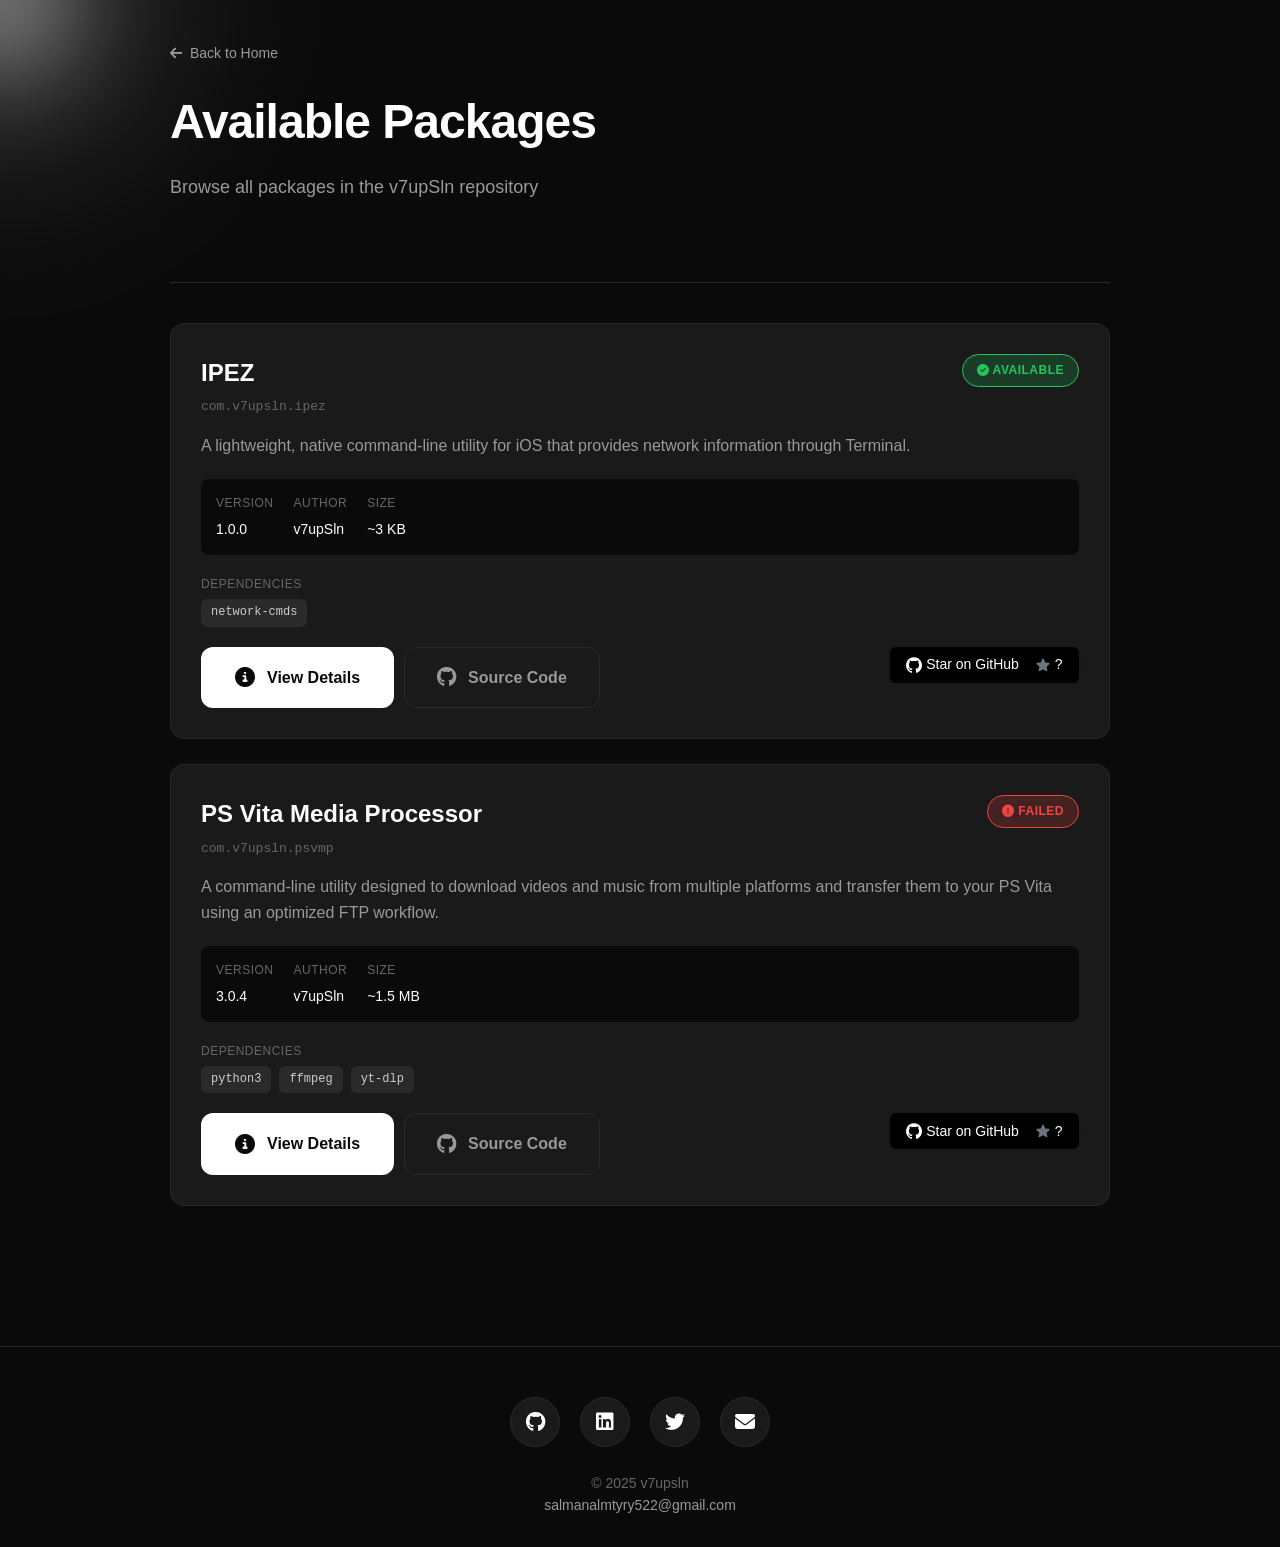
<file: packages.html>
<!DOCTYPE html>
<html lang="en">
<head>
    <meta charset="UTF-8">
    <title>Available Packages - v7upSln Repository</title>
    <meta name="viewport" content="width=device-width, initial-scale=1">
    <link rel="stylesheet" href="https://cdnjs.cloudflare.com/ajax/libs/font-awesome/6.4.0/css/all.min.css">
    <link rel="stylesheet" href="assets/style.css">

    <link rel="apple-touch-icon" sizes="180x180" href="assets/icons/web/apple-touch-icon.png">
    <link rel="icon" type="image/png" sizes="32x32" href="assets/icons/web/favicon-32x32.png">
    <link rel="icon" type="image/png" sizes="16x16" href="assets/icons/web/favicon-16x16.png">
    <link rel="manifest" href="assets/icons/web/site.webmanifest">
    <link rel="icon" href="assets/icons/web/favicon.ico">

</head>

<body>

    <div class="cursor-glow"></div>

    <div class="container">
        <div class="header">
            <a href="index.html" class="back-link">
                <i class="fas fa-arrow-left"></i>
                Back to Home
            </a>
            <h1>Available Packages</h1>
            <p class="subtitle">Browse all packages in the v7upSln repository</p>
        </div>

        <div class="packages-grid">
            <!-- Package 1: ipez -->
            <div class="package-card">
                <div class="package-header">
                    <div class="package-title">
                        <h2>IPEZ</h2>
                        <p class="package-id">com.v7upsln.ipez</p>
                    </div>
                    <span class="status-badge status-available">
                        <i class="fas fa-check-circle"></i>
                        Available
                    </span>
                </div>

                <p class="package-description">
                    A lightweight, native command-line utility for iOS that provides network information through Terminal.
                </p>

                <div class="package-meta">
                    <div class="meta-item">
                        <span class="meta-label">Version</span>
                        <span class="meta-value">1.0.0</span>
                    </div>
                    <div class="meta-item">
                        <span class="meta-label">Author</span>
                        <span class="meta-value">v7upSln</span>
                    </div>
                    <div class="meta-item">
                        <span class="meta-label">Size</span>
                        <span class="meta-value">~3 KB</span>
                    </div>
                </div>

                <div class="meta-item">
                    <span class="meta-label">Dependencies</span>
                    <div class="dependencies">
                        <span class="dep-tag">network-cmds</span>
                    </div>
                </div>

                <div class="package-actions">
                    <a href="depictions/IPEZ/com.v7upsln.ipez.html" class="btn btn-primary">
                        <i class="fas fa-info-circle"></i>
                        View Details
                    </a>
                    <a href="https://github.com/v7upSln/ipez" class="btn btn-secondary">
                        <i class="fab fa-github"></i>
                        Source Code
                    </a>
                    <a href="https://github.com/v7upSln/ipez" class="github-star-btn github-star-btn-2" target="_blank" rel="noopener">
                        <span class="shine-effect"></span>
                        <div style="display: flex; align-items: center;">
                            <svg class="github-icon" viewBox="0 0 438.549 438.549">
                                <path d="M409.132 114.573c-19.608-33.596-46.205-60.194-79.798-79.8-33.598-19.607-70.277-29.408-110.063-29.408-39.781 0-76.472 9.804-110.063 29.408-33.596 19.605-60.192 46.204-79.8 79.8C9.803 148.168 0 184.854 0 224.63c0 47.78 13.94 90.745 41.827 128.906 27.884 38.164 63.906 64.572 108.063 79.227 5.14.954 8.945.283 11.419-1.996 2.475-2.282 3.711-5.14 3.711-8.562 0-.571-.049-5.708-.144-15.417a2549.81 2549.81 0 01-.144-25.406l-6.567 1.136c-4.187.767-9.469 1.092-15.846 1-6.374-.089-12.991-.757-19.842-1.999-6.854-1.231-13.229-4.086-19.13-8.559-5.898-4.473-10.085-10.328-12.56-17.556l-2.855-6.57c-1.903-4.374-4.899-9.233-8.992-14.559-4.093-5.331-8.232-8.945-12.419-10.848l-1.999-1.431c-1.332-.951-2.568-2.098-3.711-3.429-1.142-1.331-1.997-2.663-2.568-3.997-.572-1.335-.098-2.43 1.427-3.289 1.525-.859 4.281-1.276 8.28-1.276l5.708.853c3.807.763 8.516 3.042 14.133 6.851 5.614 3.806 10.229 8.754 13.846 14.842 4.38 7.806 9.657 13.754 15.846 17.847 6.184 4.093 12.419 6.136 18.699 6.136 6.28 0 11.704-.476 16.274-1.423 4.565-.952 8.848-2.383 12.847-4.285 1.713-12.758 6.377-22.559 13.988-29.41-10.848-1.14-20.601-2.857-29.264-5.14-8.658-2.286-17.605-5.996-26.835-11.14-9.235-5.137-16.896-11.516-22.985-19.126-6.09-7.614-11.088-17.61-14.987-29.979-3.901-12.374-5.852-26.648-5.852-42.826 0-23.035 7.52-42.637 22.557-58.817-7.044-17.318-6.379-36.732 1.997-58.24 5.52-1.715 13.706-.428 24.554 3.853 10.85 4.283 18.794 7.952 23.84 10.994 5.046 3.041 9.089 5.618 12.135 7.708 17.705-4.947 35.976-7.421 54.818-7.421s37.117 2.474 54.823 7.421l10.849-6.849c7.419-4.57 16.18-8.758 26.262-12.565 10.088-3.805 17.802-4.853 23.134-3.138 8.562 21.509 9.325 40.922 2.279 58.24 15.036 16.18 22.559 35.787 22.559 58.817 0 16.178-1.958 30.497-5.853 42.966-3.9 12.471-8.941 22.457-15.125 29.979-6.191 7.521-13.901 13.85-23.131 18.986-9.232 5.14-18.182 8.85-26.84 11.136-8.662 2.286-18.415 4.004-29.263 5.146 9.894 8.562 14.842 22.077 14.842 40.539v60.237c0 3.422 1.19 6.279 3.572 8.562 2.379 2.279 6.136 2.95 11.276 1.995 44.163-14.653 80.185-41.062 108.068-79.226 27.88-38.161 41.825-81.126 41.825-128.906-.01-39.771-9.818-76.454-29.414-110.049z"></path>
                            </svg>
                            <span style="margin-left: 4px; color: white;">Star on GitHub</span>
                        </div>
                        <div style="margin-left: 8px; display: flex; align-items: center; gap: 4px;">
                            <svg class="star-icon" viewBox="0 0 24 24">
                                <path clip-rule="evenodd" d="M10.788 3.21c.448-1.077 1.976-1.077 2.424 0l2.082 5.006 5.404.434c1.164.093 1.636 1.545.749 2.305l-4.117 3.527 1.257 5.273c.271 1.136-.964 2.033-1.96 1.425L12 18.354 7.373 21.18c-.996.608-2.231-.29-1.96-1.425l1.257-5.273-4.117-3.527c-.887-.76-.415-2.212.749-2.305l5.404-.434 2.082-5.005Z" fill-rule="evenodd"></path>
                            </svg>
                            <span class="star-count"></span>
                        </div>
                    </a>
                </div>
            </div>

            <!-- Package 2: PS Vita Media Processor -->
            <div class="package-card">
                <div class="package-header">
                    <div class="package-title">
                        <h2>PS Vita Media Processor</h2>
                        <p class="package-id">com.v7upsln.psvmp</p>
                    </div>
                    <span class="status-badge status-failed">
                        <i class="fas fa-exclamation-circle"></i>
                        Failed
                    </span>
                </div>

                <p class="package-description">
                    A command-line utility designed to download videos and music from multiple platforms and transfer them to your PS Vita using an optimized FTP workflow.
                </p>

                <div class="package-meta">
                    <div class="meta-item">
                        <span class="meta-label">Version</span>
                        <span class="meta-value">3.0.4</span>
                    </div>
                    <div class="meta-item">
                        <span class="meta-label">Author</span>
                        <span class="meta-value">v7upSln</span>
                    </div>
                    <div class="meta-item">
                        <span class="meta-label">Size</span>
                        <span class="meta-value">~1.5 MB</span>
                    </div>
                </div>

                <div class="meta-item">
                    <span class="meta-label">Dependencies</span>
                    <div class="dependencies">
                        <span class="dep-tag">python3</span>
                        <span class="dep-tag">ffmpeg</span>
                        <span class="dep-tag">yt-dlp</span>
                    </div>
                </div>

                <div class="package-actions">
                    <a href="depictions/PSVMP/com.v7upsln.psvmp.html" class="btn btn-primary">
                        <i class="fas fa-info-circle"></i>
                        View Details
                    </a>
                    <a href="https://github.com/v7upSln/PSVMP" class="btn btn-secondary">
                        <i class="fab fa-github"></i>
                        Source Code
                    </a>
                    <a href="https://github.com/v7upSln/PSVMP" class="github-star-btn github-star-btn-1" target="_blank" rel="noopener">
                        <span class="shine-effect"></span>
                        <div style="display: flex; align-items: center;">
                            <svg class="github-icon" viewBox="0 0 438.549 438.549">
                                <path d="M409.132 114.573c-19.608-33.596-46.205-60.194-79.798-79.8-33.598-19.607-70.277-29.408-110.063-29.408-39.781 0-76.472 9.804-110.063 29.408-33.596 19.605-60.192 46.204-79.8 79.8C9.803 148.168 0 184.854 0 224.63c0 47.78 13.94 90.745 41.827 128.906 27.884 38.164 63.906 64.572 108.063 79.227 5.14.954 8.945.283 11.419-1.996 2.475-2.282 3.711-5.14 3.711-8.562 0-.571-.049-5.708-.144-15.417a2549.81 2549.81 0 01-.144-25.406l-6.567 1.136c-4.187.767-9.469 1.092-15.846 1-6.374-.089-12.991-.757-19.842-1.999-6.854-1.231-13.229-4.086-19.13-8.559-5.898-4.473-10.085-10.328-12.56-17.556l-2.855-6.57c-1.903-4.374-4.899-9.233-8.992-14.559-4.093-5.331-8.232-8.945-12.419-10.848l-1.999-1.431c-1.332-.951-2.568-2.098-3.711-3.429-1.142-1.331-1.997-2.663-2.568-3.997-.572-1.335-.098-2.43 1.427-3.289 1.525-.859 4.281-1.276 8.28-1.276l5.708.853c3.807.763 8.516 3.042 14.133 6.851 5.614 3.806 10.229 8.754 13.846 14.842 4.38 7.806 9.657 13.754 15.846 17.847 6.184 4.093 12.419 6.136 18.699 6.136 6.28 0 11.704-.476 16.274-1.423 4.565-.952 8.848-2.383 12.847-4.285 1.713-12.758 6.377-22.559 13.988-29.41-10.848-1.14-20.601-2.857-29.264-5.14-8.658-2.286-17.605-5.996-26.835-11.14-9.235-5.137-16.896-11.516-22.985-19.126-6.09-7.614-11.088-17.61-14.987-29.979-3.901-12.374-5.852-26.648-5.852-42.826 0-23.035 7.52-42.637 22.557-58.817-7.044-17.318-6.379-36.732 1.997-58.24 5.52-1.715 13.706-.428 24.554 3.853 10.85 4.283 18.794 7.952 23.84 10.994 5.046 3.041 9.089 5.618 12.135 7.708 17.705-4.947 35.976-7.421 54.818-7.421s37.117 2.474 54.823 7.421l10.849-6.849c7.419-4.57 16.18-8.758 26.262-12.565 10.088-3.805 17.802-4.853 23.134-3.138 8.562 21.509 9.325 40.922 2.279 58.24 15.036 16.18 22.559 35.787 22.559 58.817 0 16.178-1.958 30.497-5.853 42.966-3.9 12.471-8.941 22.457-15.125 29.979-6.191 7.521-13.901 13.85-23.131 18.986-9.232 5.14-18.182 8.85-26.84 11.136-8.662 2.286-18.415 4.004-29.263 5.146 9.894 8.562 14.842 22.077 14.842 40.539v60.237c0 3.422 1.19 6.279 3.572 8.562 2.379 2.279 6.136 2.95 11.276 1.995 44.163-14.653 80.185-41.062 108.068-79.226 27.88-38.161 41.825-81.126 41.825-128.906-.01-39.771-9.818-76.454-29.414-110.049z"></path>
                            </svg>
                            <span style="margin-left: 4px; color: white;">Star on GitHub</span>
                        </div>
                        <div style="margin-left: 8px; display: flex; align-items: center; gap: 4px;">
                            <svg class="star-icon" viewBox="0 0 24 24">
                                <path clip-rule="evenodd" d="M10.788 3.21c.448-1.077 1.976-1.077 2.424 0l2.082 5.006 5.404.434c1.164.093 1.636 1.545.749 2.305l-4.117 3.527 1.257 5.273c.271 1.136-.964 2.033-1.96 1.425L12 18.354 7.373 21.18c-.996.608-2.231-.29-1.96-1.425l1.257-5.273-4.117-3.527c-.887-.76-.415-2.212.749-2.305l5.404-.434 2.082-5.005Z" fill-rule="evenodd"></path>
                            </svg>
                            <span class="star-count"></span>
                        </div>
                    </a>
                </div>
            </div>

        </div>
    </div>

    <div id="footer-container"></div>

    <script src="/assets/main.js" defer></script>

    <script>
        document.addEventListener('DOMContentLoaded', function() {
            const isTouchDevice = 'ontouchstart' in window || navigator.maxTouchPoints > 0;
            const isMobile = window.innerWidth <= 768;
            
            if (isTouchDevice || isMobile) {
                return; // Disable on touch devices
            }
            
            const cursorGlow = document.querySelector('.cursor-glow');
            const cursorGlowSecondary = document.querySelector('.cursor-glow-secondary');
            
            let mouseX = 0, mouseY = 0;
            let glowX = 0, glowY = 0;
            let rafId = null;
            function updateGlow() {
                glowX += (mouseX - glowX) * 0.15;
                glowY += (mouseY - glowY) * 0.15;
                
                let glowSecondaryX = glowX;
                let glowSecondaryY = glowY;

                // Update positions
                cursorGlow.style.left = `${glowX}px`;
                cursorGlow.style.top = `${glowY}px`;
                
                cursorGlowSecondary.style.left = `${glowSecondaryX}px`;
                cursorGlowSecondary.style.top = `${glowSecondaryY}px`;
                
                rafId = requestAnimationFrame(updateGlow);
            }
            
            // Track mouse position
            document.addEventListener('mousemove', (e) => {
                mouseX = e.clientX;
                mouseY = e.clientY;
                
                if (!rafId) {
                    updateGlow();
                }
            });
            
            document.addEventListener('mouseenter', () => {
                cursorGlow.classList.add('active');
                cursorGlowSecondary.classList.add('active');
                
                if (!rafId) {
                    updateGlow();
                }
            });
            
            document.addEventListener('mouseleave', () => {
                cursorGlow.classList.remove('active');
                cursorGlowSecondary.classList.remove('active');
                
                if (rafId) {
                    cancelAnimationFrame(rafId);
                    rafId = null;
                }
            });
            
            // Clean up on page unload
            window.addEventListener('beforeunload', () => {
                if (rafId) {
                    cancelAnimationFrame(rafId);
                }
            });
            
            // Initialize immediately if mouse is already over the page
            if (document.hasFocus()) {
                cursorGlow.classList.add('active');
                cursorGlowSecondary.classList.add('active');
                updateGlow();
            }
        });


        const packageCards = document.querySelectorAll('.package-card');
        const body = document.body;

        packageCards.forEach(card => {
            // When mouse enters the package card
            card.addEventListener('mouseenter', () => {
                body.classList.add('hide-glow');
            });

            // When mouse leaves the package card
            card.addEventListener('mouseleave', () => {
                body.classList.remove('hide-glow');
            });
        });

        fetch('/footer.html')
        .then(response => {
            if (!response.ok) {
                throw new Error('Network response was not ok');
            }
            return response.text();
        })
        .then(data => {
            document.getElementById('footer-container').innerHTML = data;
        })
        .catch(error => {
            console.error('Error loading footer:', error);
            document.getElementById('footer-container').innerHTML = '<footer><p>Footer failed to load</p></footer>';
        });
    </script>
</body>

</html>
</file>
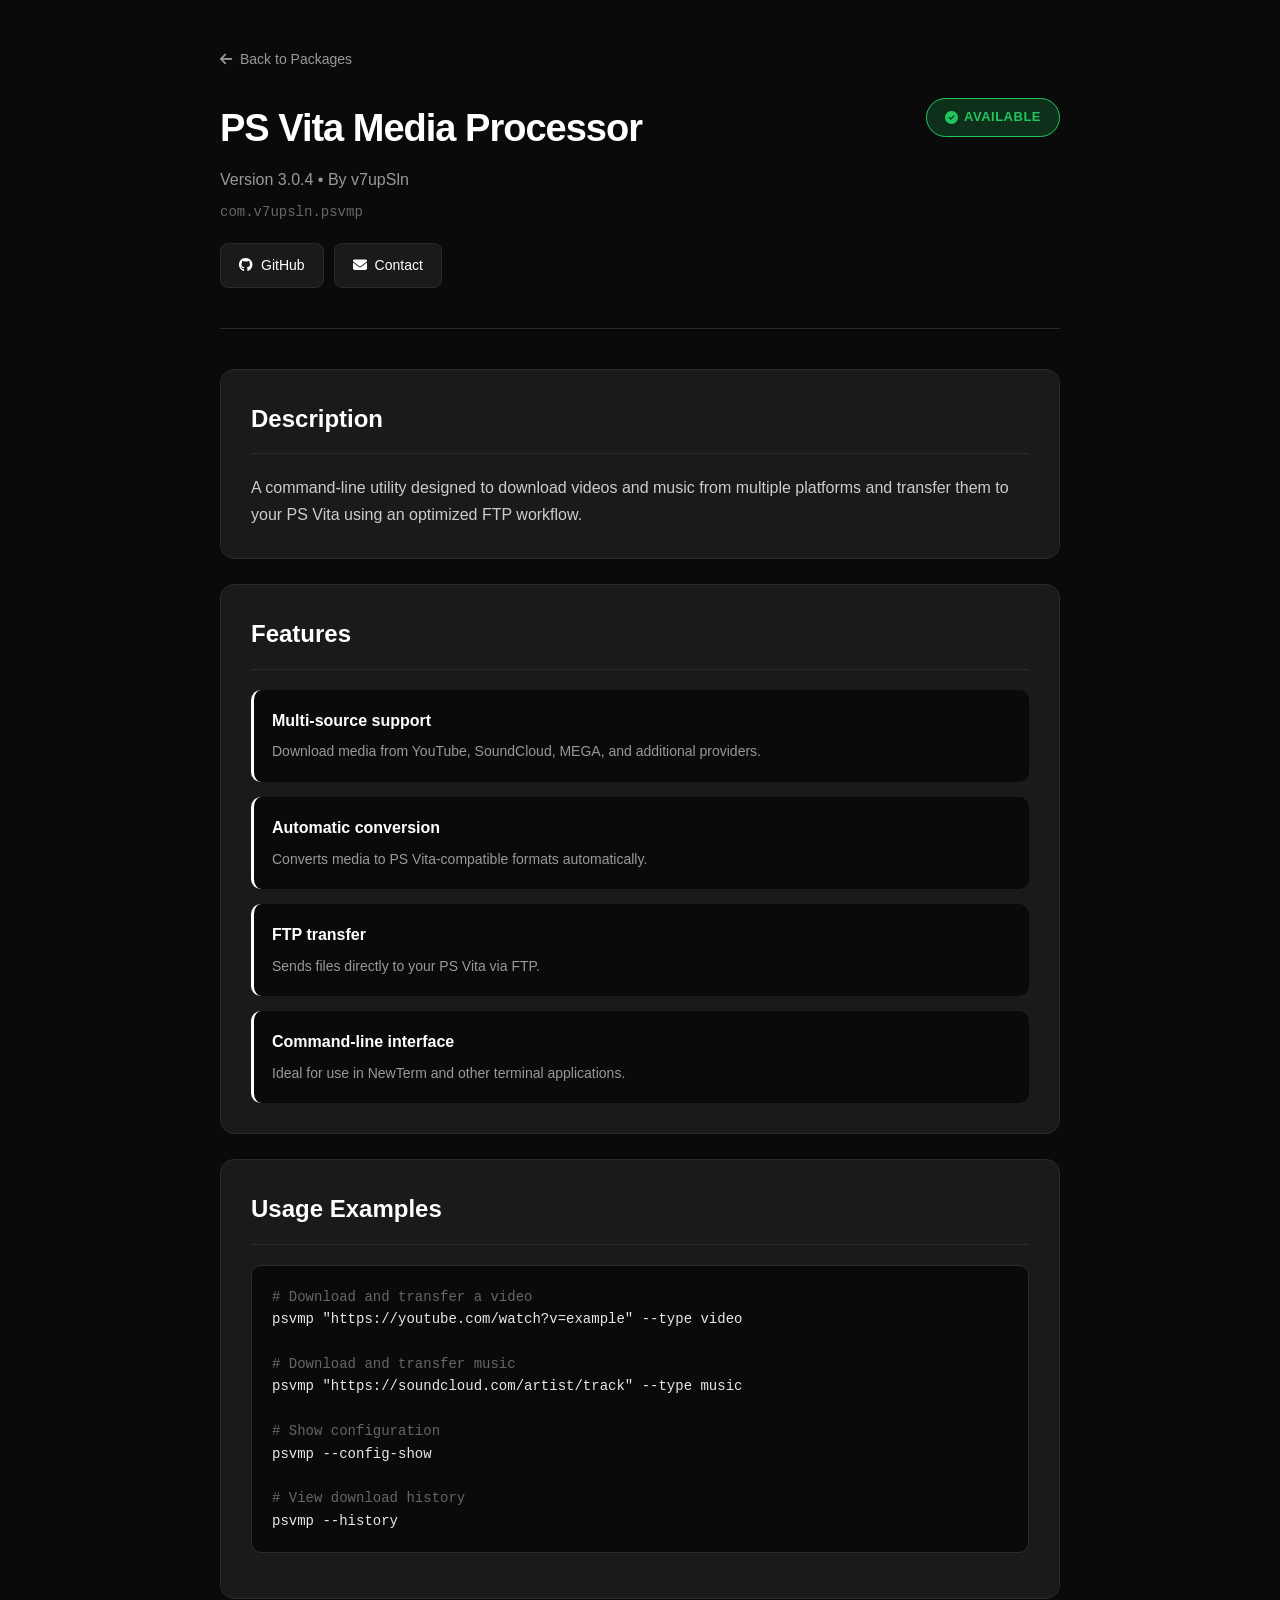
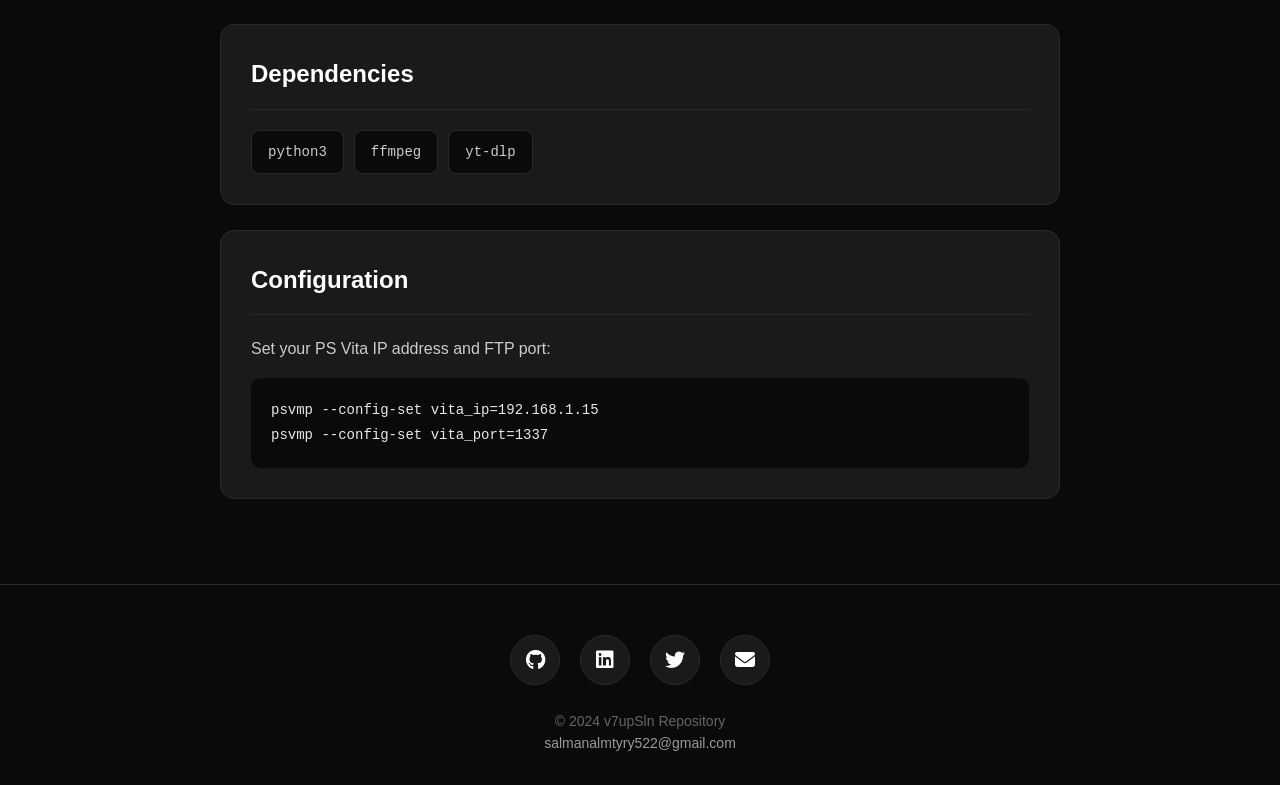
<file: depictions/com.v7upsln.psvmp.html>
<!DOCTYPE html>
<html lang="en">
<head>
    <meta charset="UTF-8">
    <title>PS Vita Media Processor - v7upSln Repository</title>
    <meta name="viewport" content="width=device-width, initial-scale=1, maximum-scale=5">
    <link rel="stylesheet" href="https://cdnjs.cloudflare.com/ajax/libs/font-awesome/6.4.0/css/all.min.css">

    <style>
        * {
            margin: 0;
            padding: 0;
            box-sizing: border-box;
        }

        body {
            font-family: -apple-system, BlinkMacSystemFont, 'Segoe UI', sans-serif;
            background: #0a0a0a;
            color: #ffffff;
            line-height: 1.6;
            min-height: 100vh;
            display: flex;
            flex-direction: column;
            -webkit-font-smoothing: antialiased;
            -moz-osx-font-smoothing: grayscale;
        }

        .container {
            max-width: 900px;
            margin: 0 auto;
            padding: 0 30px;
            flex: 1;
            width: 100%;
        }

        /* Header */
        .header {
            padding: 40px 0;
            border-bottom: 1px solid #2a2a2a;
            margin-bottom: 40px;
        }

        .back-link {
            display: inline-flex;
            align-items: center;
            gap: 8px;
            color: #999;
            text-decoration: none;
            font-size: 14px;
            margin-bottom: 20px;
            transition: color 0.3s ease;
            padding: 8px 0;
        }

        .back-link:hover {
            color: #ffffff;
        }

        .package-header {
            display: flex;
            justify-content: space-between;
            align-items: flex-start;
            gap: 20px;
            margin-bottom: 20px;
        }

        .package-info {
            flex: 1;
            min-width: 0;
        }

        h1 {
            font-size: 38px;
            font-weight: 700;
            margin-bottom: 8px;
            letter-spacing: -1px;
            word-wrap: break-word;
        }

        .version {
            color: #999;
            font-size: 16px;
            margin-bottom: 8px;
        }

        .package-id {
            color: #666;
            font-size: 14px;
            font-family: 'Monaco', 'Courier New', monospace;
            word-break: break-all;
        }

        .status-badge {
            padding: 8px 18px;
            border-radius: 20px;
            font-size: 13px;
            font-weight: 600;
            text-transform: uppercase;
            letter-spacing: 0.5px;
            background: rgba(34, 197, 94, 0.2);
            color: #22c55e;
            border: 1px solid #22c55e;
            white-space: nowrap;
            display: inline-flex;
            align-items: center;
            gap: 6px;
        }

        .contact-links {
            display: flex;
            gap: 10px;
            margin-top: 20px;
            flex-wrap: wrap;
        }

        .contact-btn {
            padding: 10px 18px;
            background: #1a1a1a;
            border: 1px solid #2a2a2a;
            border-radius: 8px;
            color: #ffffff;
            text-decoration: none;
            font-size: 14px;
            font-weight: 500;
            display: inline-flex;
            align-items: center;
            gap: 8px;
            transition: all 0.3s ease;
            min-height: 44px;
            justify-content: center;
        }

        .contact-btn:hover {
            background: #ffffff;
            color: #0a0a0a;
            border-color: #ffffff;
        }

        /* Content Sections */
        .section {
            background: #1a1a1a;
            border: 1px solid #2a2a2a;
            border-radius: 14px;
            padding: 30px;
            margin-bottom: 25px;
        }

        .section h2 {
            font-size: 24px;
            font-weight: 600;
            margin-bottom: 20px;
            padding-bottom: 15px;
            border-bottom: 1px solid #2a2a2a;
        }

        .section p {
            color: #ccc;
            line-height: 1.7;
            margin-bottom: 15px;
        }

        .section p:last-child {
            margin-bottom: 0;
        }

        /* Features */
        .features-grid {
            display: grid;
            gap: 15px;
        }

        .feature-item {
            background: #0a0a0a;
            padding: 18px;
            border-radius: 10px;
            border-left: 3px solid #ffffff;
        }

        .feature-item strong {
            display: block;
            margin-bottom: 5px;
            font-size: 16px;
        }

        .feature-item span {
            color: #999;
            font-size: 14px;
            line-height: 1.5;
        }

        /* Dependencies */
        .dep-list {
            display: flex;
            flex-wrap: wrap;
            gap: 10px;
        }

        .dep-item {
            background: #0a0a0a;
            padding: 10px 16px;
            border-radius: 8px;
            font-family: 'Monaco', 'Courier New', monospace;
            font-size: 14px;
            color: #ccc;
            border: 1px solid #2a2a2a;
        }

        /* Code Block */
        .code-block {
            background: #0a0a0a;
            border: 1px solid #2a2a2a;
            border-radius: 10px;
            padding: 20px;
            margin: 15px 0;
            overflow-x: auto;
            -webkit-overflow-scrolling: touch;
        }

        .code-block pre {
            font-family: 'Monaco', 'Courier New', monospace;
            font-size: 14px;
            line-height: 1.6;
            color: #e8e8e8;
            margin: 0;
            white-space: pre;
        }

        .code-comment {
            color: #666;
        }

        /* Configuration */
        .config-example {
            background: #0a0a0a;
            padding: 20px;
            border-radius: 10px;
            margin-top: 15px;
            overflow-x: auto;
            -webkit-overflow-scrolling: touch;
        }

        .config-example pre {
            font-family: 'Monaco', 'Courier New', monospace;
            font-size: 14px;
            line-height: 1.8;
            color: #e8e8e8;
            white-space: pre;
        }

        /* List */
        ul {
            list-style: none;
            padding: 0;
        }

        ul li {
            padding: 10px 0;
            padding-left: 25px;
            position: relative;
            color: #ccc;
        }

        ul li:before {
            content: "▹";
            position: absolute;
            left: 0;
            color: #ffffff;
            font-weight: bold;
        }

        /* Footer */
        footer {
            background: #0a0a0a;
            border-top: 1px solid #2a2a2a;
            padding: 50px 0 30px;
            margin-top: 60px;
        }

        .footer-content {
            max-width: 900px;
            margin: 0 auto;
            padding: 0 30px;
            text-align: center;
        }

        .social-links {
            display: flex;
            gap: 20px;
            justify-content: center;
            margin-bottom: 25px;
            flex-wrap: wrap;
        }

        .social-link {
            width: 50px;
            height: 50px;
            background: #1a1a1a;
            border: 1px solid #2a2a2a;
            border-radius: 50%;
            display: flex;
            align-items: center;
            justify-content: center;
            color: #ffffff;
            font-size: 20px;
            transition: all 0.3s ease;
            text-decoration: none;
        }

        .social-link:hover {
            background: #ffffff;
            color: #0a0a0a;
            border-color: #ffffff;
            transform: translateY(-3px);
        }

        .footer-text {
            color: #666;
            font-size: 14px;
            margin-top: 20px;
        }

        .footer-text a {
            color: #999;
            text-decoration: none;
            transition: color 0.3s ease;
        }

        .footer-text a:hover {
            color: #ffffff;
        }

        /* Tablet and Mobile Styles */
        @media (max-width: 768px) {
            .container {
                padding: 0 20px;
            }

            h1 {
                font-size: 28px;
                letter-spacing: -0.5px;
            }

            .header {
                padding: 25px 0;
                margin-bottom: 25px;
            }

            .package-header {
                flex-direction: column;
                align-items: flex-start;
            }

            .version {
                font-size: 15px;
            }

            .package-id {
                font-size: 13px;
            }

            .status-badge {
                margin-top: 15px;
            }

            .contact-links {
                flex-direction: column;
                margin-top: 15px;
                width: 100%;
            }

            .contact-btn {
                width: 100%;
                padding: 12px 18px;
                font-size: 15px;
            }

            .section {
                padding: 20px;
                margin-bottom: 20px;
                border-radius: 12px;
            }

            .section h2 {
                font-size: 20px;
                margin-bottom: 15px;
                padding-bottom: 12px;
            }

            .section p {
                font-size: 15px;
            }

            .feature-item {
                padding: 15px;
            }

            .feature-item strong {
                font-size: 15px;
            }

            .feature-item span {
                font-size: 13px;
            }

            .code-block {
                padding: 15px;
            }

            .code-block pre {
                font-size: 12px;
            }

            .config-example {
                padding: 15px;
            }

            .config-example pre {
                font-size: 12px;
            }

            .dep-list {
                gap: 8px;
            }

            .dep-item {
                font-size: 13px;
                padding: 8px 14px;
            }

            ul li {
                font-size: 15px;
                padding: 8px 0;
                padding-left: 20px;
            }

            .footer-content {
                padding: 0 20px;
            }

            .social-links {
                gap: 15px;
            }

            .social-link {
                width: 48px;
                height: 48px;
                font-size: 18px;
            }

            footer {
                padding: 35px 0 25px;
                margin-top: 40px;
            }

            .footer-text {
                font-size: 13px;
            }
        }

        /* Small Mobile Styles */
        @media (max-width: 480px) {
            .container {
                padding: 0 15px;
            }

            h1 {
                font-size: 24px;
            }

            .header {
                padding: 20px 0;
            }

            .section {
                padding: 18px;
            }

            .section h2 {
                font-size: 18px;
            }

            .code-block pre,
            .config-example pre {
                font-size: 11px;
            }

            .back-link {
                font-size: 13px;
            }

            .contact-btn {
                font-size: 14px;
                padding: 11px 16px;
            }

            .feature-item {
                padding: 14px;
            }

            .social-link {
                width: 46px;
                height: 46px;
                font-size: 17px;
            }
        }
    </style>
</head>

<body>
    <div class="container">
        <div class="header">
            <a href="../packages.html" class="back-link">
                <i class="fas fa-arrow-left"></i>
                Back to Packages
            </a>
            
            <div class="package-header">
                <div class="package-info">
                    <h1>PS Vita Media Processor</h1>
                    <p class="version">Version 3.0.4 • By v7upSln</p>
                    <p class="package-id">com.v7upsln.psvmp</p>
                </div>
                <span class="status-badge">
                    <i class="fas fa-check-circle"></i> Available
                </span>
            </div>

            <div class="contact-links">
                <a href="https://github.com/v7upSln" class="contact-btn">
                    <i class="fab fa-github"></i>
                    GitHub
                </a>
                <a href="mailto:salmanalmtyry522@gmail.com" class="contact-btn">
                    <i class="fas fa-envelope"></i>
                    Contact
                </a>
            </div>
        </div>

        <div class="section">
            <h2>Description</h2>
            <p>A command-line utility designed to download videos and music from multiple platforms and transfer them to your PS Vita using an optimized FTP workflow.</p>
        </div>

        <div class="section">
            <h2>Features</h2>
            <div class="features-grid">
                <div class="feature-item">
                    <strong>Multi-source support</strong>
                    <span>Download media from YouTube, SoundCloud, MEGA, and additional providers.</span>
                </div>
                <div class="feature-item">
                    <strong>Automatic conversion</strong>
                    <span>Converts media to PS Vita-compatible formats automatically.</span>
                </div>
                <div class="feature-item">
                    <strong>FTP transfer</strong>
                    <span>Sends files directly to your PS Vita via FTP.</span>
                </div>
                <div class="feature-item">
                    <strong>Command-line interface</strong>
                    <span>Ideal for use in NewTerm and other terminal applications.</span>
                </div>
            </div>
        </div>

        <div class="section">
            <h2>Usage Examples</h2>
            <div class="code-block">
                <pre><span class="code-comment"># Download and transfer a video</span>
psvmp "https://youtube.com/watch?v=example" --type video

<span class="code-comment"># Download and transfer music</span>
psvmp "https://soundcloud.com/artist/track" --type music

<span class="code-comment"># Show configuration</span>
psvmp --config-show

<span class="code-comment"># View download history</span>
psvmp --history</pre>
            </div>
        </div>

        <div class="section">
            <h2>Dependencies</h2>
            <div class="dep-list">
                <span class="dep-item">python3</span>
                <span class="dep-item">ffmpeg</span>
                <span class="dep-item">yt-dlp</span>
            </div>
        </div>

        <div class="section">
            <h2>Configuration</h2>
            <p>Set your PS Vita IP address and FTP port:</p>
            <div class="config-example">
                <pre>psvmp --config-set vita_ip=192.168.1.15
psvmp --config-set vita_port=1337</pre>
            </div>
        </div>
    </div>

    <footer>
        <div class="footer-content">
            <div class="social-links">
                <a href="https://github.com/v7upSln" class="social-link" target="_blank" rel="noopener">
                    <i class="fab fa-github"></i>
                </a>
                <a href="https://www.linkedin.com/in/x0wz5/" class="social-link" target="_blank" rel="noopener">
                    <i class="fab fa-linkedin"></i>
                </a>
                <a href="https://twitter.com/_so7up" class="social-link" target="_blank" rel="noopener">
                    <i class="fab fa-twitter"></i>
                </a>
                <a href="mailto:salmanalmtyry522@gmail.com" class="social-link">
                    <i class="fas fa-envelope"></i>
                </a>
            </div>
            
            <p class="footer-text">
                © 2024 v7upSln Repository<br>
                <a href="mailto:salmanalmtyry522@gmail.com">salmanalmtyry522@gmail.com</a>
            </p>
        </div>
    </footer>
</body>
</html>
</file>
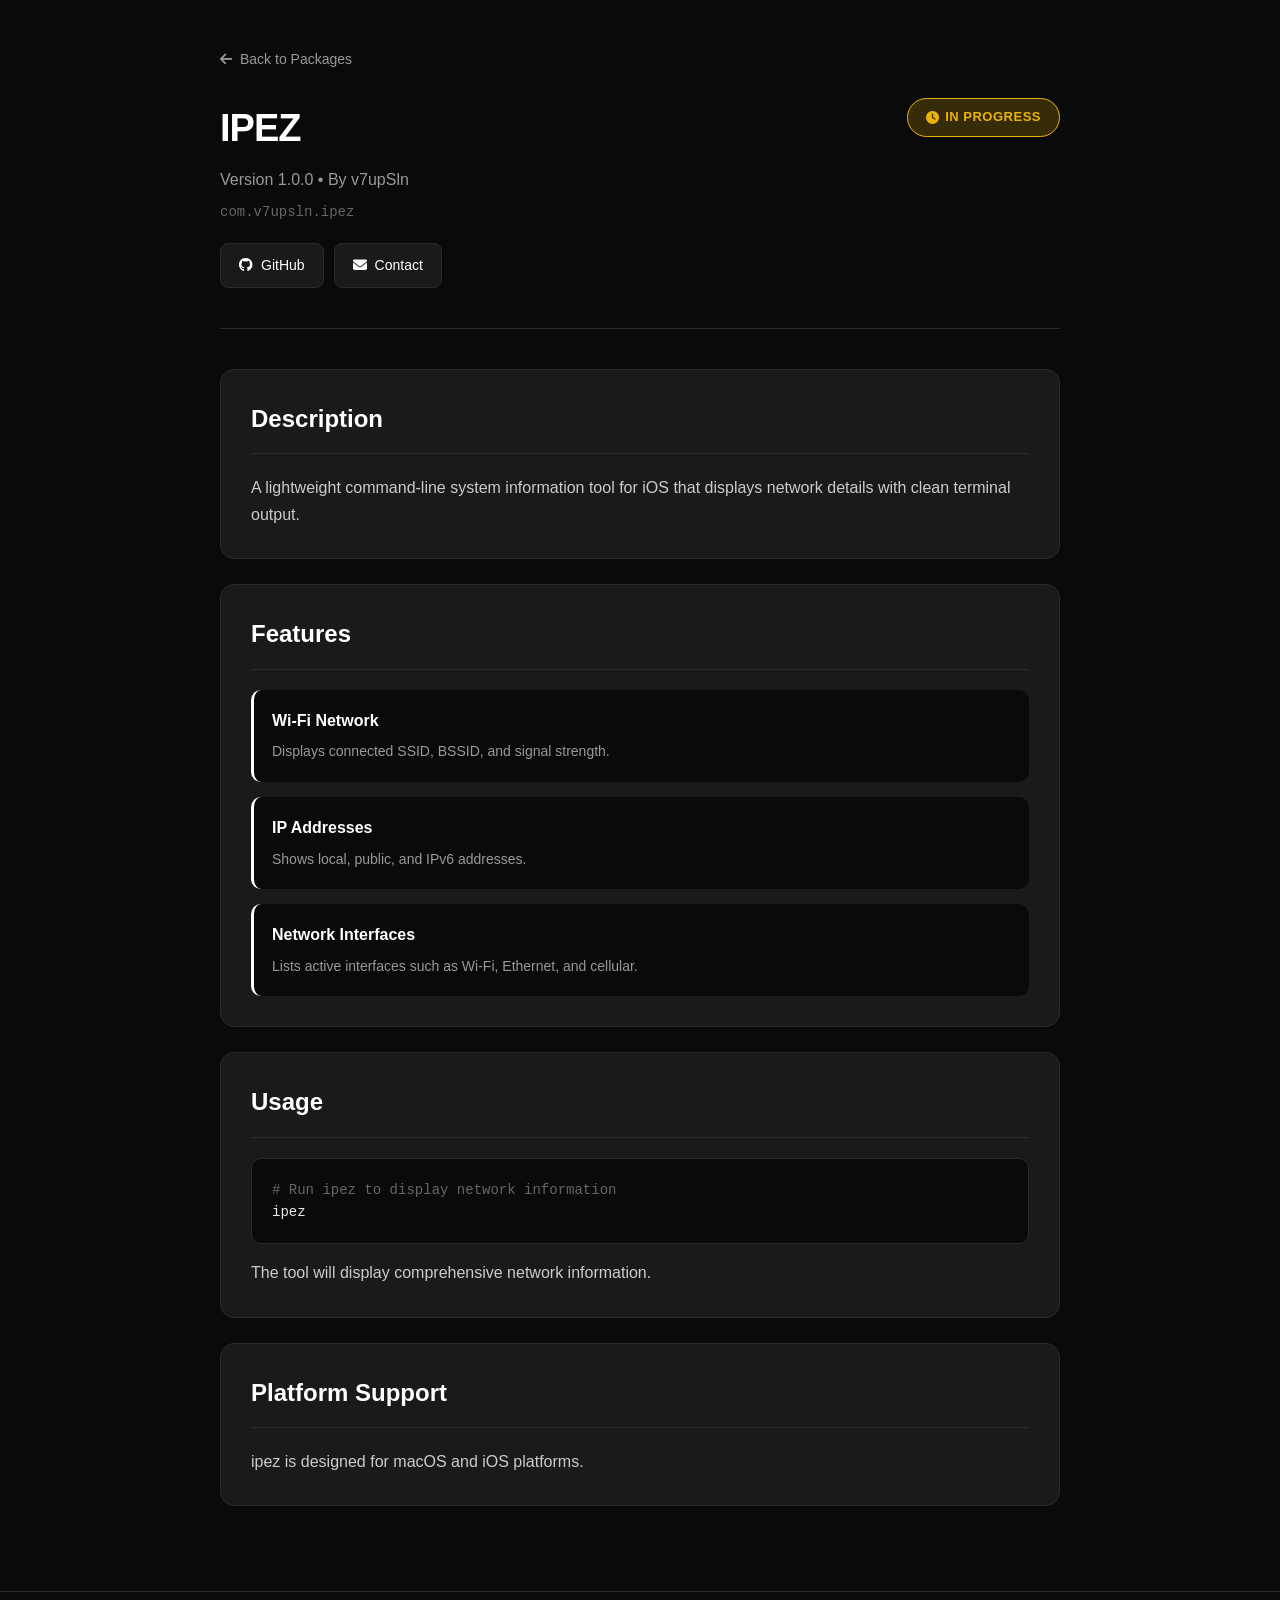
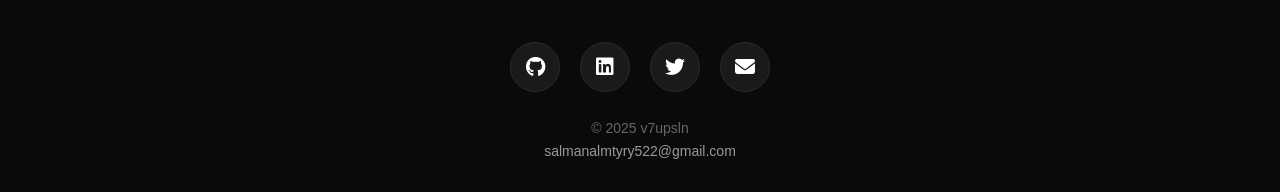
<file: depictions/ECHO/com.v7upsln.echo.html>
<!DOCTYPE html>
<html lang="en">
<head>
    <meta charset="UTF-8">
    <title>Echo - v7upSln Repository</title>
    <meta name="viewport" content="width=device-width, initial-scale=1, maximum-scale=5">
    <link rel="stylesheet" href="https://cdnjs.cloudflare.com/ajax/libs/font-awesome/6.4.0/css/all.min.css">
    <link rel="stylesheet" href="style.css">
    <link rel="stylesheet" href="../../assets/cursors.css">

    <link rel="apple-touch-icon" sizes="180x180" href="../../assets/icons/web/apple-touch-icon.png">
    <link rel="icon" type="image/png" sizes="32x32" href="../../assets/icons/web/favicon-32x32.png">
    <link rel="icon" type="image/png" sizes="16x16" href="../../assets/icons/web/favicon-16x16.png">
    <link rel="manifest" href="../../assets/icons/web/site.webmanifest">
    <link rel="icon" href="../../assets/icons/web/favicon.ico">

</head>

<body>
    <div class="container">
        <div class="header">
            <a href="/packages.html" class="back-link">
                <i class="fas fa-arrow-left"></i>
                Back to Packages
            </a>
            
            <div class="package-header">
                <div class="package-info">
                    <h1>IPEZ</h1>
                    <p class="version">Version 1.0.0 • By v7upSln</p>
                    <p class="package-id">com.v7upsln.ipez</p>
                </div>
                <span class="status-badge status-unknown">
                    <i class="fas fa-clock"></i>
                    In Progress
                </span>
            </div>

            <div class="contact-links">
                <a href="https://github.com/v7upSln" class="contact-btn">
                    <i class="fab fa-github"></i>
                    GitHub
                </a>
                <a href="mailto:salmanalmtyry522@gmail.com" class="contact-btn">
                    <i class="fas fa-envelope"></i>
                    Contact
                </a>
            </div>
        </div>

        <div class="section">
            <h2>Description</h2>
            <p>A lightweight command-line system information tool for iOS that displays network details with clean terminal output.</p>
        </div>

        <div class="section">
            <h2>Features</h2>
            <div class="features-grid">
                <div class="feature-item">
                    <strong>Wi-Fi Network</strong>
                    <span>Displays connected SSID, BSSID, and signal strength.</span>
                </div>
                <div class="feature-item">
                    <strong>IP Addresses</strong>
                    <span>Shows local, public, and IPv6 addresses.</span>
                </div>
                <div class="feature-item">
                    <strong>Network Interfaces</strong>
                    <span>Lists active interfaces such as Wi-Fi, Ethernet, and cellular.</span>
                </div>
            </div>
        </div>

        <div class="section">
            <h2>Usage</h2>
            <div class="code-block">
                <pre><span class="code-comment"># Run ipez to display network information</span>
ipez</pre>
            </div>
            <p>The tool will display comprehensive network information.</p>
        </div>

        <div class="section">
            <h2>Platform Support</h2>
            <p>ipez is designed for macOS and iOS platforms.</p>
        </div>
    </div>


    <div id="footer-container"></div>

<script>
    // Load footer content
    fetch('/footer.html')
        .then(response => {
            if (!response.ok) {
                throw new Error('Network response was not ok');
            }
            return response.text();
        })
        .then(data => {
            document.getElementById('footer-container').innerHTML = data;
        })
        .catch(error => {
            console.error('Error loading footer:', error);
            document.getElementById('footer-container').innerHTML = '<footer><p>Footer failed to load</p></footer>';
        });
</script>

</body>

</html>
</file>
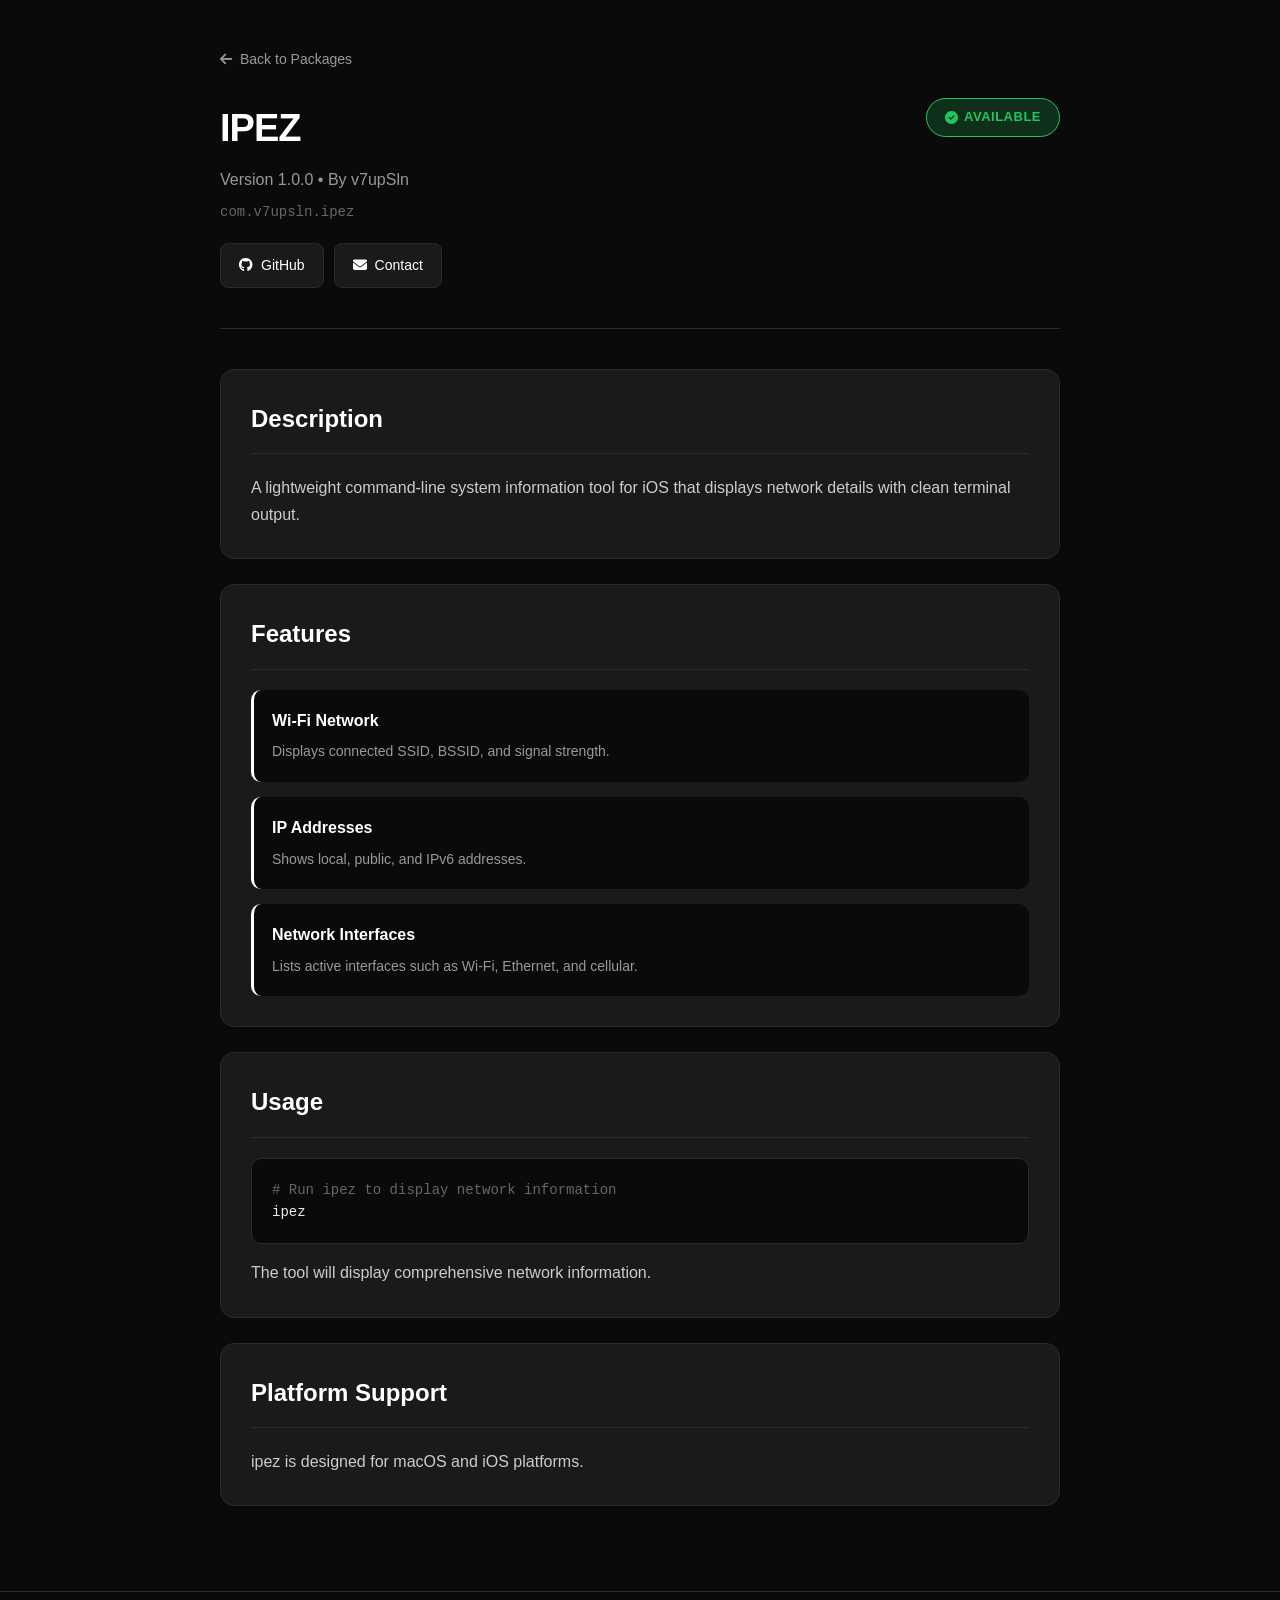
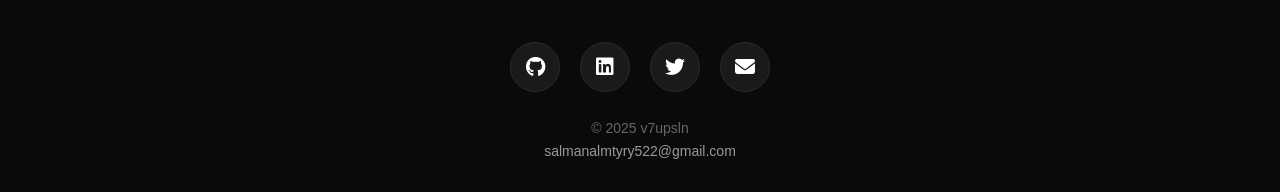
<file: depictions/IPEZ/com.v7upsln.ipez.html>
<!DOCTYPE html>
<html lang="en">
<head>
    <meta charset="UTF-8">
    <title>IPEZ - v7upSln Repository</title>
    <meta name="viewport" content="width=device-width, initial-scale=1, maximum-scale=5">
    <link rel="stylesheet" href="https://cdnjs.cloudflare.com/ajax/libs/font-awesome/6.4.0/css/all.min.css">
    <link rel="stylesheet" href="style.css">
    <link rel="stylesheet" href="../../assets/cursors.css">

    <link rel="apple-touch-icon" sizes="180x180" href="../../assets/icons/web/apple-touch-icon.png">
    <link rel="icon" type="image/png" sizes="32x32" href="../../assets/icons/web/favicon-32x32.png">
    <link rel="icon" type="image/png" sizes="16x16" href="../../assets/icons/web/favicon-16x16.png">
    <link rel="manifest" href="../../assets/icons/web/site.webmanifest">
    <link rel="icon" href="../../assets/icons/web/favicon.ico">

</head>

<body>
    <div class="container">
        <div class="header">
            <a href="/packages.html" class="back-link">
                <i class="fas fa-arrow-left"></i>
                Back to Packages
            </a>
            
            <div class="package-header">
                <div class="package-info">
                    <h1>IPEZ</h1>
                    <p class="version">Version 1.0.0 • By v7upSln</p>
                    <p class="package-id">com.v7upsln.ipez</p>
                </div>
                <span class="status-badge status-available">
                    <i class="fas fa-check-circle"></i>
                    Available
                </span>
            </div>

            <div class="contact-links">
                <a href="https://github.com/v7upSln" class="contact-btn">
                    <i class="fab fa-github"></i>
                    GitHub
                </a>
                <a href="mailto:salmanalmtyry522@gmail.com" class="contact-btn">
                    <i class="fas fa-envelope"></i>
                    Contact
                </a>
            </div>
        </div>

        <div class="section">
            <h2>Description</h2>
            <p>A lightweight command-line system information tool for iOS that displays network details with clean terminal output.</p>
        </div>

        <div class="section">
            <h2>Features</h2>
            <div class="features-grid">
                <div class="feature-item">
                    <strong>Wi-Fi Network</strong>
                    <span>Displays connected SSID, BSSID, and signal strength.</span>
                </div>
                <div class="feature-item">
                    <strong>IP Addresses</strong>
                    <span>Shows local, public, and IPv6 addresses.</span>
                </div>
                <div class="feature-item">
                    <strong>Network Interfaces</strong>
                    <span>Lists active interfaces such as Wi-Fi, Ethernet, and cellular.</span>
                </div>
            </div>
        </div>

        <div class="section">
            <h2>Usage</h2>
            <div class="code-block">
                <pre><span class="code-comment"># Run ipez to display network information</span>
ipez</pre>
            </div>
            <p>The tool will display comprehensive network information.</p>
        </div>

        <div class="section">
            <h2>Platform Support</h2>
            <p>ipez is designed for macOS and iOS platforms.</p>
        </div>
    </div>


    <div id="footer-container"></div>

<script>
    // Load footer content
    fetch('/footer.html')
        .then(response => {
            if (!response.ok) {
                throw new Error('Network response was not ok');
            }
            return response.text();
        })
        .then(data => {
            document.getElementById('footer-container').innerHTML = data;
        })
        .catch(error => {
            console.error('Error loading footer:', error);
            document.getElementById('footer-container').innerHTML = '<footer><p>Footer failed to load</p></footer>';
        });
</script>

</body>

</html>
</file>
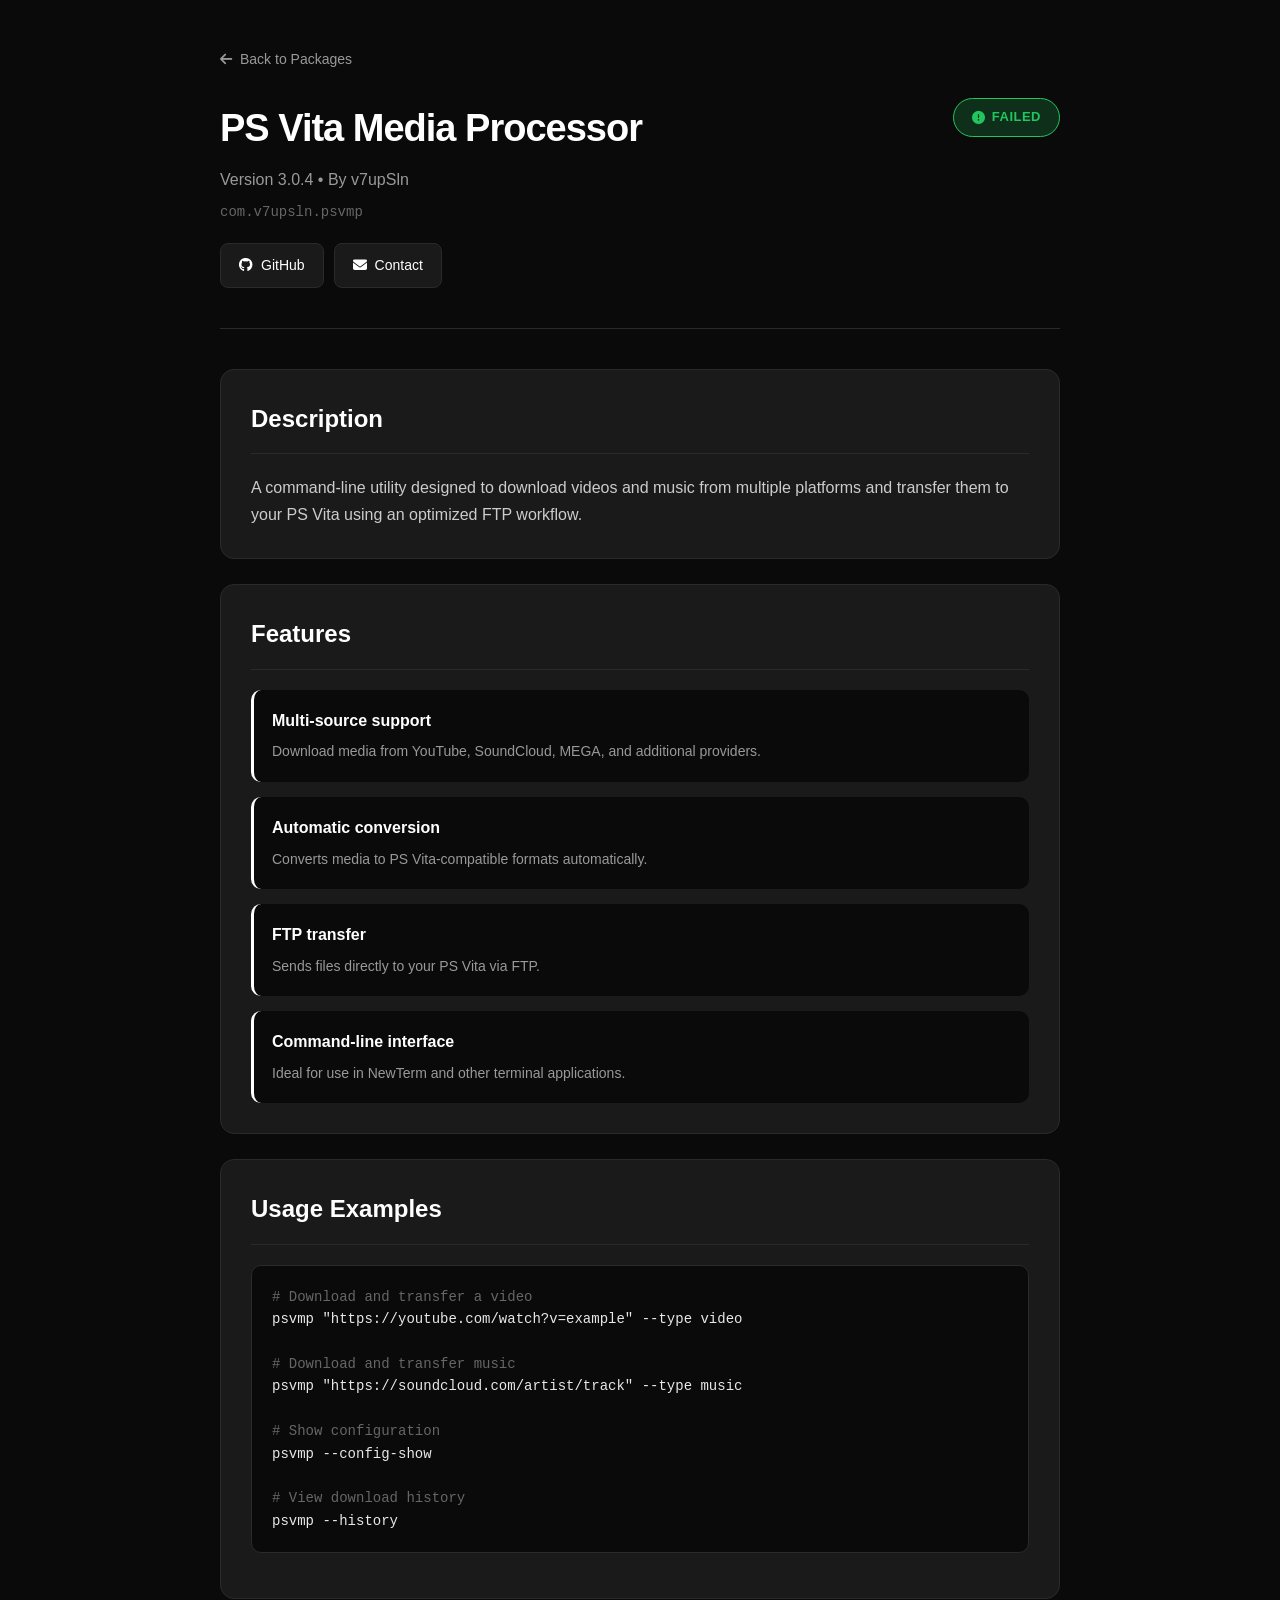
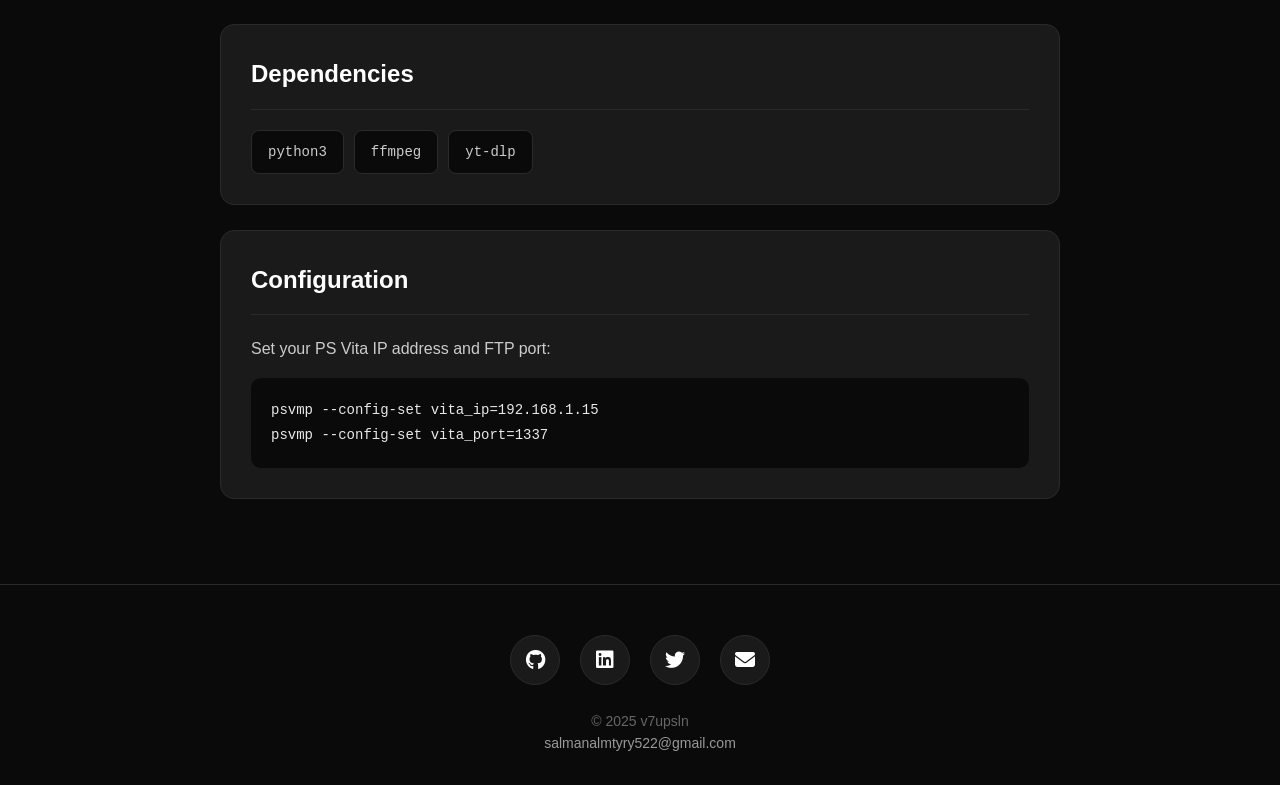
<file: depictions/PSVMP/com.v7upsln.psvmp.html>
<!DOCTYPE html>
<html lang="en">
<head>
    <meta charset="UTF-8">
    <title>PS Vita Media Processor - v7upSln Repository</title>
    <meta name="viewport" content="width=device-width, initial-scale=1, maximum-scale=5">
    <link rel="stylesheet" href="https://cdnjs.cloudflare.com/ajax/libs/font-awesome/6.4.0/css/all.min.css">
    <link rel="stylesheet" href="style.css">

    <link rel="apple-touch-icon" sizes="180x180" href="../../assets/icons/web/apple-touch-icon.png">
    <link rel="icon" type="image/png" sizes="32x32" href="../../assets/icons/web/favicon-32x32.png">
    <link rel="icon" type="image/png" sizes="16x16" href="../../assets/icons/web/favicon-16x16.png">
    <link rel="manifest" href="../../assets/icons/web/site.webmanifest">
    <link rel="icon" href="../../assets/icons/web/favicon.ico">

</head>

<body>
    <div class="container">
        <div class="header">
            <a href="/packages.html" class="back-link">
                <i class="fas fa-arrow-left"></i>
                Back to Packages
            </a>
            
            <div class="package-header">
                <div class="package-info">
                    <h1>PS Vita Media Processor</h1>
                    <p class="version">Version 3.0.4 • By v7upSln</p>
                    <p class="package-id">com.v7upsln.psvmp</p>
                </div>
                <span class="status-badge status-failed">
                    <i class="fas fa-exclamation-circle"></i>
                    Failed
                </span>
            </div>

            <div class="contact-links">
                <a href="https://github.com/v7upSln" class="contact-btn">
                    <i class="fab fa-github"></i>
                    GitHub
                </a>
                <a href="mailto:salmanalmtyry522@gmail.com" class="contact-btn">
                    <i class="fas fa-envelope"></i>
                    Contact
                </a>
            </div>
        </div>

        <div class="section">
            <h2>Description</h2>
            <p>A command-line utility designed to download videos and music from multiple platforms and transfer them to your PS Vita using an optimized FTP workflow.</p>
        </div>

        <div class="section">
            <h2>Features</h2>
            <div class="features-grid">
                <div class="feature-item">
                    <strong>Multi-source support</strong>
                    <span>Download media from YouTube, SoundCloud, MEGA, and additional providers.</span>
                </div>
                <div class="feature-item">
                    <strong>Automatic conversion</strong>
                    <span>Converts media to PS Vita-compatible formats automatically.</span>
                </div>
                <div class="feature-item">
                    <strong>FTP transfer</strong>
                    <span>Sends files directly to your PS Vita via FTP.</span>
                </div>
                <div class="feature-item">
                    <strong>Command-line interface</strong>
                    <span>Ideal for use in NewTerm and other terminal applications.</span>
                </div>
            </div>
        </div>

        <div class="section">
            <h2>Usage Examples</h2>
            <div class="code-block">
                <pre><span class="code-comment"># Download and transfer a video</span>
psvmp "https://youtube.com/watch?v=example" --type video

<span class="code-comment"># Download and transfer music</span>
psvmp "https://soundcloud.com/artist/track" --type music

<span class="code-comment"># Show configuration</span>
psvmp --config-show

<span class="code-comment"># View download history</span>
psvmp --history</pre>
            </div>
        </div>

        <div class="section">
            <h2>Dependencies</h2>
            <div class="dep-list">
                <span class="dep-item">python3</span>
                <span class="dep-item">ffmpeg</span>
                <span class="dep-item">yt-dlp</span>
            </div>
        </div>

        <div class="section">
            <h2>Configuration</h2>
            <p>Set your PS Vita IP address and FTP port:</p>
            <div class="config-example">
                <pre>psvmp --config-set vita_ip=192.168.1.15
psvmp --config-set vita_port=1337</pre>
            </div>
        </div>
    </div>

<div id="footer-container"></div>

<script>
    // Load footer content
    fetch('/footer.html')
        .then(response => {
            if (!response.ok) {
                throw new Error('Network response was not ok');
            }
            return response.text();
        })
        .then(data => {
            document.getElementById('footer-container').innerHTML = data;
        })
        .catch(error => {
            console.error('Error loading footer:', error);
            document.getElementById('footer-container').innerHTML = '<footer><p>Footer failed to load</p></footer>';
        });
</script>
</body>
</html>
</file>
<file: assets/style.css>
:root {
  --bg-primary: #0a0a0a;
  --bg-secondary: #1a1a1a;
  --border-color: #2a2a2a;
  --text-primary: #ffffff;
  --text-secondary: #999999;
  
  --accent-sileo: #20c5bf;
  --accent-cydia: #ae5739;
  --accent-zebra: #e1e8ed;
  
  /* Status Colors */
  --success: #22c55e;
  --warning: #eab308;
  --error: #ef4444;
  --unknown: #6b7280;
  
  --glow-primary-color-a: rgba(255, 255, 255, 0.8);
  --glow-primary-color-b: rgba(255, 255, 255, 0.4);
  --glow-secondary-color: rgba(255, 255, 255, 0.2);
}

/* --- Base Reset & Accessibility --- */

* {
  margin: 0;
  padding: 0;
  box-sizing: border-box;
}

body {
  font-family: -apple-system, BlinkMacSystemFont, 'Segoe UI', sans-serif;
  background: var(--bg-primary);
  color: var(--text-primary);
  line-height: 1.6;
  min-height: 100vh;
  display: flex;
  flex-direction: column;
}

body {
    cursor: url("../assets/macos/default.png") 0 0, auto;
}

a, button, .btn, .package-card, .social-link, .back-link {
    cursor: url("../assets/macos/handpointing.png") 12 0, pointer !important;
}

input, textarea, .repo-url {
    cursor: url("../assets/macos/textcursor.png") 8 8, text !important;
}


.custom-cursor {
    display: none !important;
}

.cursor-glow {
    position: fixed;
    width: 500px;
    height: 500px;
    border-radius: 50%;
    background: radial-gradient(
        circle at center,
        var(--glow-primary-color-a) 0%,
        var(--glow-primary-color-b) 15%,
        rgba(255, 255, 255, 0.1) 30%,
        rgba(255, 255, 255, 0.05) 50%,
        transparent 90%
    );
    pointer-events: none;
    transform: translate(-50%, -50%);
    z-index: 9998;
    mix-blend-mode: screen;
    filter: blur(50px);
    transition: transform 0.15s ease-out, width 0.3s ease, height 0.3s ease, background 0.3s ease, opacity 0.5s ease;
    will-change: transform, opacity, background;
    opacity: 0;

    animation: idleFlicker 4s ease-in-out infinite alternate;
}

.cursor-glow.active {
    opacity: 1;
}

.cursor-glow-secondary {
    position: fixed;
    width: 300px;
    height: 300px;
    border-radius: 50%;

    background: radial-gradient(
        circle at center,
        var(--glow-secondary-color) 0%,
        rgba(255, 255, 255, 0.1) 25%,
        transparent 90%
    );
    pointer-events: none;
    transform: translate(-50%, -50%);
    z-index: 9997;
    mix-blend-mode: overlay;
    filter: blur(40px);
    transition: transform 0.25s ease-out, opacity 0.5s ease;
    will-change: transform, opacity;
    opacity: 0;

    animation: glowRotate 12s linear infinite;
}

.cursor-glow-secondary.active {
    opacity: 1;
}

@keyframes glowRotate {
    0% {
        transform: translate(-50%, -50%) rotate(0deg);
        filter: blur(40px);
    }
    100% {
        transform: translate(-50%, -50%) rotate(360deg);
        filter: blur(40px);
    }
}

@keyframes idleFlicker {
    0% {
        filter: blur(50px) brightness(1);
    }
    50% {
        filter: blur(50px) brightness(1.1);
    }
    100% {
        filter: blur(50px) brightness(1);
    }
}

.btn:hover ~ .cursor-glow,
a:hover ~ .cursor-glow {
    width: 580px;
    height: 580px;
    background: radial-gradient(
        circle at center,
        rgba(255, 255, 255, 0.6) 0%,
        rgba(255, 255, 255, 0.3) 25%,
        rgba(255, 255, 255, 0.15) 50%,
        transparent 80%
    );
}

.btn-sileo:hover ~ .cursor-glow {
    background: radial-gradient(
        circle at center,
        rgba(32, 197, 191, 0.5) 0%,
        rgba(255, 255, 255, 0.4) 30%,
        transparent 75%
    );
}

.btn-cydia:hover ~ .cursor-glow {
    background: radial-gradient(
        circle at center,
        rgba(174, 87, 57, 0.4) 0%,
        rgba(255, 255, 255, 0.3) 30%,
        transparent 75%
    );
}

.btn-zebra:hover ~ .cursor-glow {
    background: radial-gradient(
        circle at center,
        rgba(225, 232, 237, 0.6) 0%,
        rgba(255, 255, 255, 0.4) 30%,
        transparent 75%
    );
}

body.hide-glow .cursor-glow,
body.hide-glow .cursor-glow-secondary {
    opacity: 0 !important;
}

@media (prefers-reduced-motion: reduce) {
    .cursor-glow,
    .cursor-glow-secondary {
        animation: none !important;
        transition: none !important;
        filter: none !important;
    }
}

/* --- Layout and Structure --- */

.container {
  max-width: 1000px;
  margin: 0 auto;
  padding: 0 30px;
  flex: 1;
}

/* --- Hero Section --- */

.hero {
  text-align: center;
  padding: 80px 0 60px;
}

.logo {
  width: 160px;
  height: 160px;
  border-radius: 50%;
  margin: 0 auto 25px;
  overflow: hidden;
  box-shadow: 0 10px 40px rgba(255, 255, 255, 0.15);
  animation: flickerGlow 6s ease-in-out infinite;
  transition: all 0.3s ease; /* Kept for general logo hover effects */
}

@keyframes flickerGlow {
  0%, 100% {
    box-shadow: 0 10px 40px rgba(255, 255, 255, 0.12),
                0 0 60px rgba(255, 255, 255, 0.15); /* Added subtle teal glow */
  }
  33% {
    box-shadow: 0 10px 45px rgba(255, 255, 255, 0.15),
                0 0 70px rgba(255, 255, 255, 0.25);
  }
  66% {
    box-shadow: 0 10px 38px rgba(255, 255, 255, 0.1),
                0 0 55px rgba(255, 255, 255, 0.1);
  }
}

.logo img {
  width: 100%;
  height: 100%;
  object-fit: cover;
}

h1 {
  font-size: 48px;
  font-weight: 700;
  margin-bottom: 12px;
  letter-spacing: -1px;
}

.subtitle {
  font-size: 18px;
  color: var(--text-secondary);
  margin-bottom: 40px;
}

.repo-url-container {
  display: inline-flex;
  align-items: stretch;
  gap: 0;
  margin-bottom: 35px;
  flex-wrap: wrap;
  justify-content: center;
  border: 1px solid var(--border-color);
  border-radius: 12px;
  overflow: hidden;
  background: var(--bg-secondary);
}

.repo-url {
  background: var(--bg-secondary);
  border: none;
  padding: 16px 24px;
  border-radius: 0;
  font-family: 'Monaco', 'Courier New', monospace;
  font-size: 15px;
  color: var(--text-primary);
  user-select: all;
  flex: 1;
  min-width: 200px;
}

.btn-copy {
  background: var(--bg-secondary);
  border: none;
  border-left: 1px solid var(--border-color);
  padding: 16px 20px;
  border-radius: 0;
  color: var(--text-primary);
  cursor: pointer;
  transition: all 0.3s ease;
  display: flex;
  align-items: center;
  justify-content: center;
  font-size: 18px;
  min-width: 56px;
}

.repo-url-container:hover {
  border-color: var(--text-primary);
}

.btn-copy:hover {
  background: var(--text-primary);
  color: var(--bg-primary);
}

.btn-copy:focus {
  outline: 2px solid var(--text-primary);
  outline-offset: -2px;
}

.btn-copy.copied {
  background: var(--success);
  color: var(--bg-primary);
}

.repo-url-container .btn-copy.copied {
  border-left-color: var(--success);
}

.repo-url-container:has(.btn-copy.copied) {
  border-color: var(--success);
}

.btn-copy.copied:hover {
  background: var(--success);
}

/* --- Installer Buttons --- */

.installers {
  display: flex;
  gap: 15px;
  justify-content: center;
  flex-wrap: wrap;
  margin-bottom: 30px;
}

.btn {
  padding: 16px 32px;
  border-radius: 12px;
  text-decoration: none;
  font-weight: 600;
  font-size: 16px;
  transition: all 0.3s ease;
  display: inline-flex;
  align-items: center;
  gap: 12px;
  border: 2px solid transparent;
  min-width: 180px;
  justify-content: center;
}

.btn:focus {
  outline: 2px solid var(--text-primary);
  outline-offset: 2px;
}

.btn i {
  font-size: 20px;
}

.btn-sileo {
  background: var(--accent-sileo);
  color: var(--bg-primary);
  box-shadow: 0 4px 20px rgba(32, 197, 191, 0.25);
}

.btn-sileo:hover {
  background: #1aada8;
  transform: translateY(-2px);
  box-shadow: 0 6px 30px rgba(32, 197, 191, 0.4);
}

.btn-cydia {
  background: var(--accent-cydia);
  color: var(--text-primary);
  box-shadow: 0 4px 20px rgba(174, 87, 57, 0.25);
}

.btn-cydia:hover {
  background: #964a30;
  transform: translateY(-2px);
  box-shadow: 0 6px 30px rgba(174, 87, 57, 0.4);
}

.btn-zebra {
  background: var(--accent-zebra);
  color: var(--bg-primary);
  box-shadow: 0 4px 20px rgba(225, 232, 237, 0.25);
}

.btn-zebra:hover {
  background: #d1d8dd;
  transform: translateY(-2px);
  box-shadow: 0 6px 30px rgba(225, 232, 237, 0.4);
}

.btn-packages {
  background: transparent;
  color: var(--text-primary);
  border: 2px solid var(--text-primary);
  margin-top: 20px;
}

.btn-packages:hover {
  background: var(--text-primary);
  color: var(--bg-primary);
  transform: translateY(-2px);
}

/* --- Packages Page Styles --- */

.header {
  padding: 40px 0;
  border-bottom: 1px solid var(--border-color);
  margin-bottom: 40px;
}

.back-link {
  display: inline-flex;
  align-items: center;
  gap: 8px;
  color: var(--text-secondary);
  text-decoration: none;
  font-size: 14px;
  margin-bottom: 20px;
  transition: color 0.3s ease;
}

.back-link:hover {
  color: var(--text-primary);
}

/* Package Grid */
.packages-grid {
  display: grid;
  gap: 25px;
  margin-bottom: 60px;
}

.package-card {
  background: var(--bg-secondary);
  border: 1px solid var(--border-color);
  border-radius: 14px;
  padding: 30px;
  transition: all 0.3s ease;
}

.package-card:hover {
  border-color: var(--text-primary);
  transform: translateY(-2px);
}

.package-card:focus-within {
  border-color: var(--text-primary);
  outline: 2px solid var(--text-primary);
}

.package-header {
  display: flex;
  justify-content: space-between;
  align-items: flex-start;
  margin-bottom: 15px;
  gap: 15px;
}

.package-title {
  flex: 1;
}

.package-card h2 {
  font-size: 24px;
  font-weight: 600;
  margin-bottom: 5px;
}

.package-id {
  color: #666666;
  font-size: 13px;
  font-family: 'Monaco', 'Courier New', monospace;
}

.status-badge {
  padding: 6px 14px;
  border-radius: 20px;
  font-size: 12px;
  font-weight: 600;
  text-transform: uppercase;
  letter-spacing: 0.5px;
  white-space: nowrap;
}

.status-available {
  background: rgba(34, 197, 94, 0.2);
  color: var(--success);
  border: 1px solid var(--success);
}

.status-unknown {
  background: rgba(234, 179, 8, 0.2);
  color: var(--warning);
  border: 1px solid var(--warning);
}

.status-failed {
  background: rgba(239, 68, 68, 0.2);
  color: var(--error);
  border: 1px solid var(--error);
}

.package-description {
  color: var(--text-secondary);
  margin-bottom: 20px;
  line-height: 1.6;
}

.package-meta {
  display: flex;
  flex-wrap: wrap;
  gap: 20px;
  margin-bottom: 20px;
  padding: 15px;
  background: var(--bg-primary);
  border-radius: 8px;
}

.meta-item {
  display: flex;
  flex-direction: column;
  gap: 5px;
}

.meta-label {
  font-size: 12px;
  color: #666666;
  text-transform: uppercase;
  letter-spacing: 0.5px;
}

.meta-value {
  font-size: 14px;
  color: var(--text-primary);
  font-weight: 500;
}

.dependencies {
  display: flex;
  flex-wrap: wrap;
  gap: 8px;
}

.dep-tag {
  background: var(--border-color);
  padding: 4px 10px;
  border-radius: 6px;
  font-size: 12px;
  color: #cccccc;
  font-family: 'Monaco', 'Courier New', monospace;
}

.dep-tag:focus {
  outline: 2px solid var(--accent-sileo);
}

.package-actions {
  display: flex;
  gap: 10px;
  margin-top: 20px;
  flex-wrap: wrap;
}

.btn-primary {
  background: var(--text-primary);
  color: var(--bg-primary);
}

.btn-primary:hover {
  background: #e6e6e6;
  transform: translateY(-2px);
}

.btn-secondary {
  background: transparent;
  color: var(--text-secondary);
  border: 1px solid var(--border-color);
}

.btn-secondary:hover {
  border-color: var(--text-primary);
  color: var(--text-primary);
}

/* GitHub Star Button */
.github-star-btn {
  display: flex;
  overflow: hidden;
  align-items: center;
  text-decoration: none;
  position: relative;
  font-size: 14px;
  font-weight: 500;
  background: #000000;
  color: var(--text-primary);
  box-shadow: 0 1px 3px rgba(0, 0, 0, 0.1);
  height: 36px;
  padding: 0 16px;
  max-width: 208px;
  white-space: pre;
  justify-content: center;
  margin-left: auto;
  gap: 8px;
  border-radius: 6px;
  transition: all 0.3s ease-out;
  border: none;
}

.github-star-btn:hover {
  background: #000000;
  box-shadow: 0 0 0 2px #000000, 0 0 0 4px var(--text-primary);
}

.github-star-btn .shine-effect {
  position: absolute;
  right: 0;
  margin-top: -48px;
  height: 128px;
  width: 32px;
  transform: translateX(48px) rotate(12deg);
  background: var(--text-primary);
  opacity: 0.1;
  transition: all 1s ease-out;
}

.github-star-btn:hover .shine-effect {
  transform: translateX(-160px) rotate(12deg);
}

.github-star-btn .github-icon {
  width: 16px;
  height: 16px;
  fill: currentColor;
}

.github-star-btn .star-icon {
  width: 16px;
  height: 16px;
  color: #6b7280;
  transition: all 0.3s;
  fill: currentColor;
}

.github-star-btn:hover .star-icon {
  color: #fcd34d;
}

.github-star-btn .star-count {
  display: inline-block;
  font-variant-numeric: tabular-nums;
  letter-spacing: 0.025em;
  font-weight: 500;
  color: var(--text-primary);
}

/* Loading Animation Keyframes */
@keyframes loading {
  0%, 33% { content: '.'; }
  34%, 66% { content: '..'; }
  67%, 100% { content: '...'; }
}

.github-star-btn.loading .star-count::after {
  content: '...';
  animation: loading 1.5s infinite;
}

/* --- Footer --- */

footer {
  background: var(--bg-primary);
  border-top: 1px solid var(--border-color);
  padding: 50px 0 30px;
  margin-top: 80px;
}

.footer-content {
  max-width: 1000px;
  margin: 0 auto;
  padding: 0 30px;
  text-align: center;
}

.social-links {
  display: flex;
  gap: 20px;
  justify-content: center;
  margin-bottom: 25px;
}

.social-link {
  width: 50px;
  height: 50px;
  background: var(--bg-secondary);
  border: 1px solid var(--border-color);
  border-radius: 50%;
  display: flex;
  align-items: center;
  justify-content: center;
  color: var(--text-primary);
  font-size: 20px;
  transition: all 0.3s ease;
  text-decoration: none;
}

.social-link:hover {
  background: var(--text-primary);
  color: var(--bg-primary);
  border-color: var(--text-primary);
  transform: translateY(-3px);
}

.footer-text {
  color: #666666;
  font-size: 14px;
  margin-top: 20px;
}

.footer-text a {
  color: var(--text-secondary);
  text-decoration: none;
  transition: color 0.3s ease;
}

.footer-text a:hover {
  color: var(--text-primary);
}

/* --- Responsive & Touch Overrides --- */

@media (max-width: 768px) {
  body,
  a, button, .btn, .package-card,
  input, textarea, .logo {
    cursor: auto !important;
  }
  
  .cursor-glow,
  .cursor-glow-secondary {
    display: none !important;
  }
  
  h1 {
    font-size: 36px;
  }

  .installers {
    flex-direction: column;
    align-items: stretch;
  }

  .btn {
    width: 100%;
    justify-content: center;
  }

  .package-header {
    flex-direction: column;
  }

  .package-meta {
    flex-direction: column;
    gap: 15px;
  }

  .package-actions {
    flex-direction: column;
  }

  .btn, .github-star-btn {
    justify-content: center;
    width: 100%;
    max-width: 100%;
  }

  .repo-url-container {
    flex-direction: column;
    width: 100%;
  }

  .repo-url {
    width: 100%;
    text-align: center;
    border-bottom: 1px solid var(--border-color);
  }

  .btn-copy {
    width: 100%;
    border-left: none;
    border-top: 1px solid var(--border-color);
  }

  .repo-url-container:has(.btn-copy.copied) .repo-url {
    border-bottom-color: var(--success);
  }
}

/* Touch device detection - Disable custom cursors and glow for devices without precise hover */
@media (hover: none) and (pointer: coarse) {
  body,
  a, button, .btn, .package-card,
  input, textarea, .logo {
    cursor: auto !important;
  }
  
  .cursor-glow,
  .cursor-glow-secondary {
    display: none !important;
  }
}
</file>
<file: depictions/ECHO/style.css>
:root {
    /* Status Colors */
    --success: #22c55e;
    --warning: #eab308;
    --error: #ef4444;
    --unknown: #6b7280;
}

* {
    margin: 0;
    padding: 0;
    box-sizing: border-box;
}

body {
    font-family: -apple-system, BlinkMacSystemFont, 'Segoe UI', sans-serif;
    background: #0a0a0a;
    color: #ffffff;
    line-height: 1.6;
    min-height: 100vh;
    display: flex;
    flex-direction: column;
    -webkit-font-smoothing: antialiased;
    -moz-osx-font-smoothing: grayscale;
    cursor: url("../../assets/macos/default.png") 0 0, auto;
}

a, button, .btn, .package-card, .social-link, .back-link {
    cursor: url("../../assets/macos/handpointing.png") 12 0, pointer !important;
}

input, textarea, .repo-url {
    cursor: url("../../assets/macos/textcursor.png") 8 8, text !important;
}


.custom-cursor {
    display: none !important;
}

.container {
    max-width: 900px;
    margin: 0 auto;
    padding: 0 30px;
    flex: 1;
    width: 100%;
}

/* Header */
.header {
    padding: 40px 0;
    border-bottom: 1px solid #2a2a2a;
    margin-bottom: 40px;
}

.back-link {
    display: inline-flex;
    align-items: center;
    gap: 8px;
    color: #999;
    text-decoration: none;
    font-size: 14px;
    margin-bottom: 20px;
    transition: color 0.3s ease;
    padding: 8px 0;
}

.back-link:hover {
    color: #ffffff;
}

.package-header {
    display: flex;
    justify-content: space-between;
    align-items: flex-start;
    gap: 20px;
    margin-bottom: 20px;
}

.package-info {
    flex: 1;
    min-width: 0;
}

h1 {
    font-size: 38px;
    font-weight: 700;
    margin-bottom: 8px;
    letter-spacing: -1px;
    word-wrap: break-word;
}

.version {
    color: #999;
    font-size: 16px;
    margin-bottom: 8px;
}

.package-id {
    color: #666;
    font-size: 14px;
    font-family: 'Monaco', 'Courier New', monospace;
    word-break: break-all;
}

.status-badge {
    padding: 8px 18px;
    border-radius: 20px;
    font-size: 13px;
    font-weight: 600;
    text-transform: uppercase;
    letter-spacing: 0.5px;
    white-space: nowrap;
    display: inline-flex;
    align-items: center;
    gap: 6px;
}

.status-unknown {
    background: rgba(234, 179, 8, 0.2);
    color: var(--warning);
    border: 1px solid var(--warning);
}

.status-unknown i {
    color: var(--warning);
}

.contact-links {
    display: flex;
    gap: 10px;
    margin-top: 20px;
    flex-wrap: wrap;
}

.contact-btn {
    padding: 10px 18px;
    background: #1a1a1a;
    border: 1px solid #2a2a2a;
    border-radius: 8px;
    color: #ffffff;
    text-decoration: none;
    font-size: 14px;
    font-weight: 500;
    display: inline-flex;
    align-items: center;
    gap: 8px;
    transition: all 0.3s ease;
    min-height: 44px;
    justify-content: center;
}

.contact-btn:hover {
    background: #ffffff;
    color: #0a0a0a;
    border-color: #ffffff;
}

/* Content Sections */
.section {
    background: #1a1a1a;
    border: 1px solid #2a2a2a;
    border-radius: 14px;
    padding: 30px;
    margin-bottom: 25px;
}

.section h2 {
    font-size: 24px;
    font-weight: 600;
    margin-bottom: 20px;
    padding-bottom: 15px;
    border-bottom: 1px solid #2a2a2a;
}

.section p {
    color: #ccc;
    line-height: 1.7;
    margin-bottom: 15px;
}

.section p:last-child {
    margin-bottom: 0;
}

/* Features */
.features-grid {
    display: grid;
    gap: 15px;
}

.feature-item {
    background: #0a0a0a;
    padding: 18px;
    border-radius: 10px;
    border-left: 3px solid #ffffff;
}

.feature-item strong {
    display: block;
    margin-bottom: 5px;
    font-size: 16px;
}

.feature-item span {
    color: #999;
    font-size: 14px;
    line-height: 1.5;
}

/* Code Block */
.code-block {
    background: #0a0a0a;
    border: 1px solid #2a2a2a;
    border-radius: 10px;
    padding: 20px;
    margin: 15px 0;
    overflow-x: auto;
    -webkit-overflow-scrolling: touch;
}

.code-block pre {
    font-family: 'Monaco', 'Courier New', monospace;
    font-size: 14px;
    line-height: 1.6;
    color: #e8e8e8;
    margin: 0;
    white-space: pre;
}

.code-comment {
    color: #666;
}

/* Info Grid */
.info-grid {
    display: grid;
    grid-template-columns: repeat(auto-fit, minmax(250px, 1fr));
    gap: 15px;
}

.info-item {
    background: #0a0a0a;
    padding: 18px;
    border-radius: 10px;
    border-left: 3px solid #ffffff;
}

.info-item strong {
    display: block;
    margin-bottom: 5px;
    font-size: 16px;
}

.info-item span {
    color: #999;
    font-size: 14px;
    line-height: 1.5;
}

/* Footer */
footer {
    background: #0a0a0a;
    border-top: 1px solid #2a2a2a;
    padding: 50px 0 30px;
    margin-top: 60px;
}

.footer-content {
    max-width: 900px;
    margin: 0 auto;
    padding: 0 30px;
    text-align: center;
}

.social-links {
    display: flex;
    gap: 20px;
    justify-content: center;
    margin-bottom: 25px;
    flex-wrap: wrap;
}

.social-link {
    width: 50px;
    height: 50px;
    background: #1a1a1a;
    border: 1px solid #2a2a2a;
    border-radius: 50%;
    display: flex;
    align-items: center;
    justify-content: center;
    color: #ffffff;
    font-size: 20px;
    transition: all 0.3s ease;
    text-decoration: none;
}

.social-link:hover {
    background: #ffffff;
    color: #0a0a0a;
    border-color: #ffffff;
    transform: translateY(-3px);
}

.footer-text {
    color: #666;
    font-size: 14px;
    margin-top: 20px;
}

.footer-text a {
    color: #999;
    text-decoration: none;
    transition: color 0.3s ease;
}

.footer-text a:hover {
    color: #ffffff;
}

/* Tablet and Mobile Styles */
@media (max-width: 768px) {
    .container {
        padding: 0 20px;
    }

    h1 {
        font-size: 28px;
        letter-spacing: -0.5px;
    }

    .header {
        padding: 25px 0;
        margin-bottom: 25px;
    }

    .package-header {
        flex-direction: column;
        align-items: flex-start;
    }

    .status-badge {
        margin-top: 15px;
    }

    .contact-links {
        flex-direction: column;
        margin-top: 15px;
        width: 100%;
    }

    .contact-btn {
        width: 100%;
        padding: 12px 18px;
        font-size: 15px;
    }

    .section {
        padding: 20px;
        margin-bottom: 20px;
        border-radius: 12px;
    }

    .section h2 {
        font-size: 20px;
        margin-bottom: 15px;
        padding-bottom: 12px;
    }

    .info-grid {
        grid-template-columns: 1fr;
    }
}
</file>
<file: assets/cursors.css>
.cursor-text {
    cursor: url('./assets/macos/textcursor.png'), text;
}

.cursor-pointer {
    cursor: url('./assets/macos/handpointing.png'), pointer;
}

.cursor-help {
    cursor: url('./assets/macos/help.png'), help;
}

.cursor-alias {
    cursor: url('./assets/macos/makealias.png'), alias;
}

.cursor-default {
    cursor: url('./assets/macos/default.png'), default;
}




@supports not (cursor: url('./assets/macos/default.png'), default) {
    .cursor-default,
    .cursor-pointer,
    .cursor-text,
    .cursor-help,
    .cursor-alias {
        cursor: auto;
    }
}
</file>
<file: depictions/IPEZ/style.css>
:root {
    /* Status Colors */
    --success: #22c55e;
    --warning: #eab308;
    --error: #ef4444;
    --unknown: #6b7280;
}

* {
    margin: 0;
    padding: 0;
    box-sizing: border-box;
}

body {
    font-family: -apple-system, BlinkMacSystemFont, 'Segoe UI', sans-serif;
    background: #0a0a0a;
    color: #ffffff;
    line-height: 1.6;
    min-height: 100vh;
    display: flex;
    flex-direction: column;
    -webkit-font-smoothing: antialiased;
    -moz-osx-font-smoothing: grayscale;
    cursor: url("../../assets/macos/default.png") 0 0, auto;
}

a, button, .btn, .package-card, .social-link, .back-link {
    cursor: url("../../assets/macos/handpointing.png") 12 0, pointer !important;
}

input, textarea, .repo-url {
    cursor: url("../../assets/macos/textcursor.png") 8 8, text !important;
}


.custom-cursor {
    display: none !important;
}

.container {
    max-width: 900px;
    margin: 0 auto;
    padding: 0 30px;
    flex: 1;
    width: 100%;
}

/* Header */
.header {
    padding: 40px 0;
    border-bottom: 1px solid #2a2a2a;
    margin-bottom: 40px;
}

.back-link {
    display: inline-flex;
    align-items: center;
    gap: 8px;
    color: #999;
    text-decoration: none;
    font-size: 14px;
    margin-bottom: 20px;
    transition: color 0.3s ease;
    padding: 8px 0;
}

.back-link:hover {
    color: #ffffff;
}

.package-header {
    display: flex;
    justify-content: space-between;
    align-items: flex-start;
    gap: 20px;
    margin-bottom: 20px;
}

.package-info {
    flex: 1;
    min-width: 0;
}

h1 {
    font-size: 38px;
    font-weight: 700;
    margin-bottom: 8px;
    letter-spacing: -1px;
    word-wrap: break-word;
}

.version {
    color: #999;
    font-size: 16px;
    margin-bottom: 8px;
}

.package-id {
    color: #666;
    font-size: 14px;
    font-family: 'Monaco', 'Courier New', monospace;
    word-break: break-all;
}

.status-badge {
    padding: 8px 18px;
    border-radius: 20px;
    font-size: 13px;
    font-weight: 600;
    text-transform: uppercase;
    letter-spacing: 0.5px;
    white-space: nowrap;
    display: inline-flex;
    align-items: center;
    gap: 6px;
}

.status-unknown {
    background: rgba(234, 179, 8, 0.2);
    color: var(--warning);
    border: 1px solid var(--warning);
}

.status-unknown i {
    color: var(--warning);
}

.status-available {
    background: rgba(34, 197, 94, 0.2);
    color: var(--success);
    border: 1px solid var(--success);
}

.status-available i {
    color: var(--success);
}

.contact-links {
    display: flex;
    gap: 10px;
    margin-top: 20px;
    flex-wrap: wrap;
}

.contact-btn {
    padding: 10px 18px;
    background: #1a1a1a;
    border: 1px solid #2a2a2a;
    border-radius: 8px;
    color: #ffffff;
    text-decoration: none;
    font-size: 14px;
    font-weight: 500;
    display: inline-flex;
    align-items: center;
    gap: 8px;
    transition: all 0.3s ease;
    min-height: 44px;
    justify-content: center;
}

.contact-btn:hover {
    background: #ffffff;
    color: #0a0a0a;
    border-color: #ffffff;
}

/* Content Sections */
.section {
    background: #1a1a1a;
    border: 1px solid #2a2a2a;
    border-radius: 14px;
    padding: 30px;
    margin-bottom: 25px;
}

.section h2 {
    font-size: 24px;
    font-weight: 600;
    margin-bottom: 20px;
    padding-bottom: 15px;
    border-bottom: 1px solid #2a2a2a;
}

.section p {
    color: #ccc;
    line-height: 1.7;
    margin-bottom: 15px;
}

.section p:last-child {
    margin-bottom: 0;
}

/* Features */
.features-grid {
    display: grid;
    gap: 15px;
}

.feature-item {
    background: #0a0a0a;
    padding: 18px;
    border-radius: 10px;
    border-left: 3px solid #ffffff;
}

.feature-item strong {
    display: block;
    margin-bottom: 5px;
    font-size: 16px;
}

.feature-item span {
    color: #999;
    font-size: 14px;
    line-height: 1.5;
}

/* Code Block */
.code-block {
    background: #0a0a0a;
    border: 1px solid #2a2a2a;
    border-radius: 10px;
    padding: 20px;
    margin: 15px 0;
    overflow-x: auto;
    -webkit-overflow-scrolling: touch;
}

.code-block pre {
    font-family: 'Monaco', 'Courier New', monospace;
    font-size: 14px;
    line-height: 1.6;
    color: #e8e8e8;
    margin: 0;
    white-space: pre;
}

.code-comment {
    color: #666;
}

/* Info Grid */
.info-grid {
    display: grid;
    grid-template-columns: repeat(auto-fit, minmax(250px, 1fr));
    gap: 15px;
}

.info-item {
    background: #0a0a0a;
    padding: 18px;
    border-radius: 10px;
    border-left: 3px solid #ffffff;
}

.info-item strong {
    display: block;
    margin-bottom: 5px;
    font-size: 16px;
}

.info-item span {
    color: #999;
    font-size: 14px;
    line-height: 1.5;
}

/* Footer */
footer {
    background: #0a0a0a;
    border-top: 1px solid #2a2a2a;
    padding: 50px 0 30px;
    margin-top: 60px;
}

.footer-content {
    max-width: 900px;
    margin: 0 auto;
    padding: 0 30px;
    text-align: center;
}

.social-links {
    display: flex;
    gap: 20px;
    justify-content: center;
    margin-bottom: 25px;
    flex-wrap: wrap;
}

.social-link {
    width: 50px;
    height: 50px;
    background: #1a1a1a;
    border: 1px solid #2a2a2a;
    border-radius: 50%;
    display: flex;
    align-items: center;
    justify-content: center;
    color: #ffffff;
    font-size: 20px;
    transition: all 0.3s ease;
    text-decoration: none;
}

.social-link:hover {
    background: #ffffff;
    color: #0a0a0a;
    border-color: #ffffff;
    transform: translateY(-3px);
}

.footer-text {
    color: #666;
    font-size: 14px;
    margin-top: 20px;
}

.footer-text a {
    color: #999;
    text-decoration: none;
    transition: color 0.3s ease;
}

.footer-text a:hover {
    color: #ffffff;
}

/* Tablet and Mobile Styles */
@media (max-width: 768px) {
    .container {
        padding: 0 20px;
    }

    h1 {
        font-size: 28px;
        letter-spacing: -0.5px;
    }

    .header {
        padding: 25px 0;
        margin-bottom: 25px;
    }

    .package-header {
        flex-direction: column;
        align-items: flex-start;
    }

    .status-badge {
        margin-top: 15px;
    }

    .contact-links {
        flex-direction: column;
        margin-top: 15px;
        width: 100%;
    }

    .contact-btn {
        width: 100%;
        padding: 12px 18px;
        font-size: 15px;
    }

    .section {
        padding: 20px;
        margin-bottom: 20px;
        border-radius: 12px;
    }

    .section h2 {
        font-size: 20px;
        margin-bottom: 15px;
        padding-bottom: 12px;
    }

    .info-grid {
        grid-template-columns: 1fr;
    }
}
</file>
<file: depictions/PSVMP/style.css>
* {
    margin: 0;
    padding: 0;
    box-sizing: border-box;
}

body {
    font-family: -apple-system, BlinkMacSystemFont, 'Segoe UI', sans-serif;
    background: #0a0a0a;
    color: #ffffff;
    line-height: 1.6;
    min-height: 100vh;
    display: flex;
    flex-direction: column;
    -webkit-font-smoothing: antialiased;
    -moz-osx-font-smoothing: grayscale;
}

.container {
    max-width: 900px;
    margin: 0 auto;
    padding: 0 30px;
    flex: 1;
    width: 100%;
}

/* Header */
.header {
    padding: 40px 0;
    border-bottom: 1px solid #2a2a2a;
    margin-bottom: 40px;
}

.back-link {
    display: inline-flex;
    align-items: center;
    gap: 8px;
    color: #999;
    text-decoration: none;
    font-size: 14px;
    margin-bottom: 20px;
    transition: color 0.3s ease;
    padding: 8px 0;
}

.back-link:hover {
    color: #ffffff;
}

.package-header {
    display: flex;
    justify-content: space-between;
    align-items: flex-start;
    gap: 20px;
    margin-bottom: 20px;
}

.package-info {
    flex: 1;
    min-width: 0;
}

h1 {
    font-size: 38px;
    font-weight: 700;
    margin-bottom: 8px;
    letter-spacing: -1px;
    word-wrap: break-word;
}

.version {
    color: #999;
    font-size: 16px;
    margin-bottom: 8px;
}

.package-id {
    color: #666;
    font-size: 14px;
    font-family: 'Monaco', 'Courier New', monospace;
    word-break: break-all;
}

.status-badge {
    padding: 8px 18px;
    border-radius: 20px;
    font-size: 13px;
    font-weight: 600;
    text-transform: uppercase;
    letter-spacing: 0.5px;
    background: rgba(34, 197, 94, 0.2);
    color: #22c55e;
    border: 1px solid #22c55e;
    white-space: nowrap;
    display: inline-flex;
    align-items: center;
    gap: 6px;
}

.contact-links {
    display: flex;
    gap: 10px;
    margin-top: 20px;
    flex-wrap: wrap;
}

.contact-btn {
    padding: 10px 18px;
    background: #1a1a1a;
    border: 1px solid #2a2a2a;
    border-radius: 8px;
    color: #ffffff;
    text-decoration: none;
    font-size: 14px;
    font-weight: 500;
    display: inline-flex;
    align-items: center;
    gap: 8px;
    transition: all 0.3s ease;
    min-height: 44px;
    justify-content: center;
}

.contact-btn:hover {
    background: #ffffff;
    color: #0a0a0a;
    border-color: #ffffff;
}

/* Content Sections */
.section {
    background: #1a1a1a;
    border: 1px solid #2a2a2a;
    border-radius: 14px;
    padding: 30px;
    margin-bottom: 25px;
}

.section h2 {
    font-size: 24px;
    font-weight: 600;
    margin-bottom: 20px;
    padding-bottom: 15px;
    border-bottom: 1px solid #2a2a2a;
}

.section p {
    color: #ccc;
    line-height: 1.7;
    margin-bottom: 15px;
}

.section p:last-child {
    margin-bottom: 0;
}

/* Features */
.features-grid {
    display: grid;
    gap: 15px;
}

.feature-item {
    background: #0a0a0a;
    padding: 18px;
    border-radius: 10px;
    border-left: 3px solid #ffffff;
}

.feature-item strong {
    display: block;
    margin-bottom: 5px;
    font-size: 16px;
}

.feature-item span {
    color: #999;
    font-size: 14px;
    line-height: 1.5;
}

/* Dependencies */
.dep-list {
    display: flex;
    flex-wrap: wrap;
    gap: 10px;
}

.dep-item {
    background: #0a0a0a;
    padding: 10px 16px;
    border-radius: 8px;
    font-family: 'Monaco', 'Courier New', monospace;
    font-size: 14px;
    color: #ccc;
    border: 1px solid #2a2a2a;
}

/* Code Block */
.code-block {
    background: #0a0a0a;
    border: 1px solid #2a2a2a;
    border-radius: 10px;
    padding: 20px;
    margin: 15px 0;
    overflow-x: auto;
    -webkit-overflow-scrolling: touch;
}

.code-block pre {
    font-family: 'Monaco', 'Courier New', monospace;
    font-size: 14px;
    line-height: 1.6;
    color: #e8e8e8;
    margin: 0;
    white-space: pre;
}

.code-comment {
    color: #666;
}

/* Configuration */
.config-example {
    background: #0a0a0a;
    padding: 20px;
    border-radius: 10px;
    margin-top: 15px;
    overflow-x: auto;
    -webkit-overflow-scrolling: touch;
}

.config-example pre {
    font-family: 'Monaco', 'Courier New', monospace;
    font-size: 14px;
    line-height: 1.8;
    color: #e8e8e8;
    white-space: pre;
}

/* List */
ul {
    list-style: none;
    padding: 0;
}

ul li {
    padding: 10px 0;
    padding-left: 25px;
    position: relative;
    color: #ccc;
}

ul li:before {
    content: "▹";
    position: absolute;
    left: 0;
    color: #ffffff;
    font-weight: bold;
}

/* Footer */
footer {
    background: #0a0a0a;
    border-top: 1px solid #2a2a2a;
    padding: 50px 0 30px;
    margin-top: 60px;
}

.footer-content {
    max-width: 900px;
    margin: 0 auto;
    padding: 0 30px;
    text-align: center;
}

.social-links {
    display: flex;
    gap: 20px;
    justify-content: center;
    margin-bottom: 25px;
    flex-wrap: wrap;
}

.social-link {
    width: 50px;
    height: 50px;
    background: #1a1a1a;
    border: 1px solid #2a2a2a;
    border-radius: 50%;
    display: flex;
    align-items: center;
    justify-content: center;
    color: #ffffff;
    font-size: 20px;
    transition: all 0.3s ease;
    text-decoration: none;
}

.social-link:hover {
    background: #ffffff;
    color: #0a0a0a;
    border-color: #ffffff;
    transform: translateY(-3px);
}

.footer-text {
    color: #666;
    font-size: 14px;
    margin-top: 20px;
}

.footer-text a {
    color: #999;
    text-decoration: none;
    transition: color 0.3s ease;
}

.footer-text a:hover {
    color: #ffffff;
}

/* Tablet and Mobile Styles */
@media (max-width: 768px) {
    .container {
        padding: 0 20px;
    }

    h1 {
        font-size: 28px;
        letter-spacing: -0.5px;
    }

    .header {
        padding: 25px 0;
        margin-bottom: 25px;
    }

    .package-header {
        flex-direction: column;
        align-items: flex-start;
    }

    .version {
        font-size: 15px;
    }

    .package-id {
        font-size: 13px;
    }

    .status-badge {
        margin-top: 15px;
    }

    .contact-links {
        flex-direction: column;
        margin-top: 15px;
        width: 100%;
    }

    .contact-btn {
        width: 100%;
        padding: 12px 18px;
        font-size: 15px;
    }

    .section {
        padding: 20px;
        margin-bottom: 20px;
        border-radius: 12px;
    }

    .section h2 {
        font-size: 20px;
        margin-bottom: 15px;
        padding-bottom: 12px;
    }

    .section p {
        font-size: 15px;
    }

    .feature-item {
        padding: 15px;
    }

    .feature-item strong {
        font-size: 15px;
    }

    .feature-item span {
        font-size: 13px;
    }

    .code-block {
        padding: 15px;
    }

    .code-block pre {
        font-size: 12px;
    }

    .config-example {
        padding: 15px;
    }

    .config-example pre {
        font-size: 12px;
    }

    .dep-list {
        gap: 8px;
    }

    .dep-item {
        font-size: 13px;
        padding: 8px 14px;
    }

    ul li {
        font-size: 15px;
        padding: 8px 0;
        padding-left: 20px;
    }

    .footer-content {
        padding: 0 20px;
    }

    .social-links {
        gap: 15px;
    }

    .social-link {
        width: 48px;
        height: 48px;
        font-size: 18px;
    }

    footer {
        padding: 35px 0 25px;
        margin-top: 40px;
    }

    .footer-text {
        font-size: 13px;
    }
}

/* Small Mobile Styles */
@media (max-width: 480px) {
    .container {
        padding: 0 15px;
    }

    h1 {
        font-size: 24px;
    }

    .header {
        padding: 20px 0;
    }

    .section {
        padding: 18px;
    }

    .section h2 {
        font-size: 18px;
    }

    .code-block pre,
    .config-example pre {
        font-size: 11px;
    }

    .back-link {
        font-size: 13px;
    }

    .contact-btn {
        font-size: 14px;
        padding: 11px 16px;
    }

    .feature-item {
        padding: 14px;
    }

    .social-link {
        width: 46px;
        height: 46px;
        font-size: 17px;
    }
}
</file>
